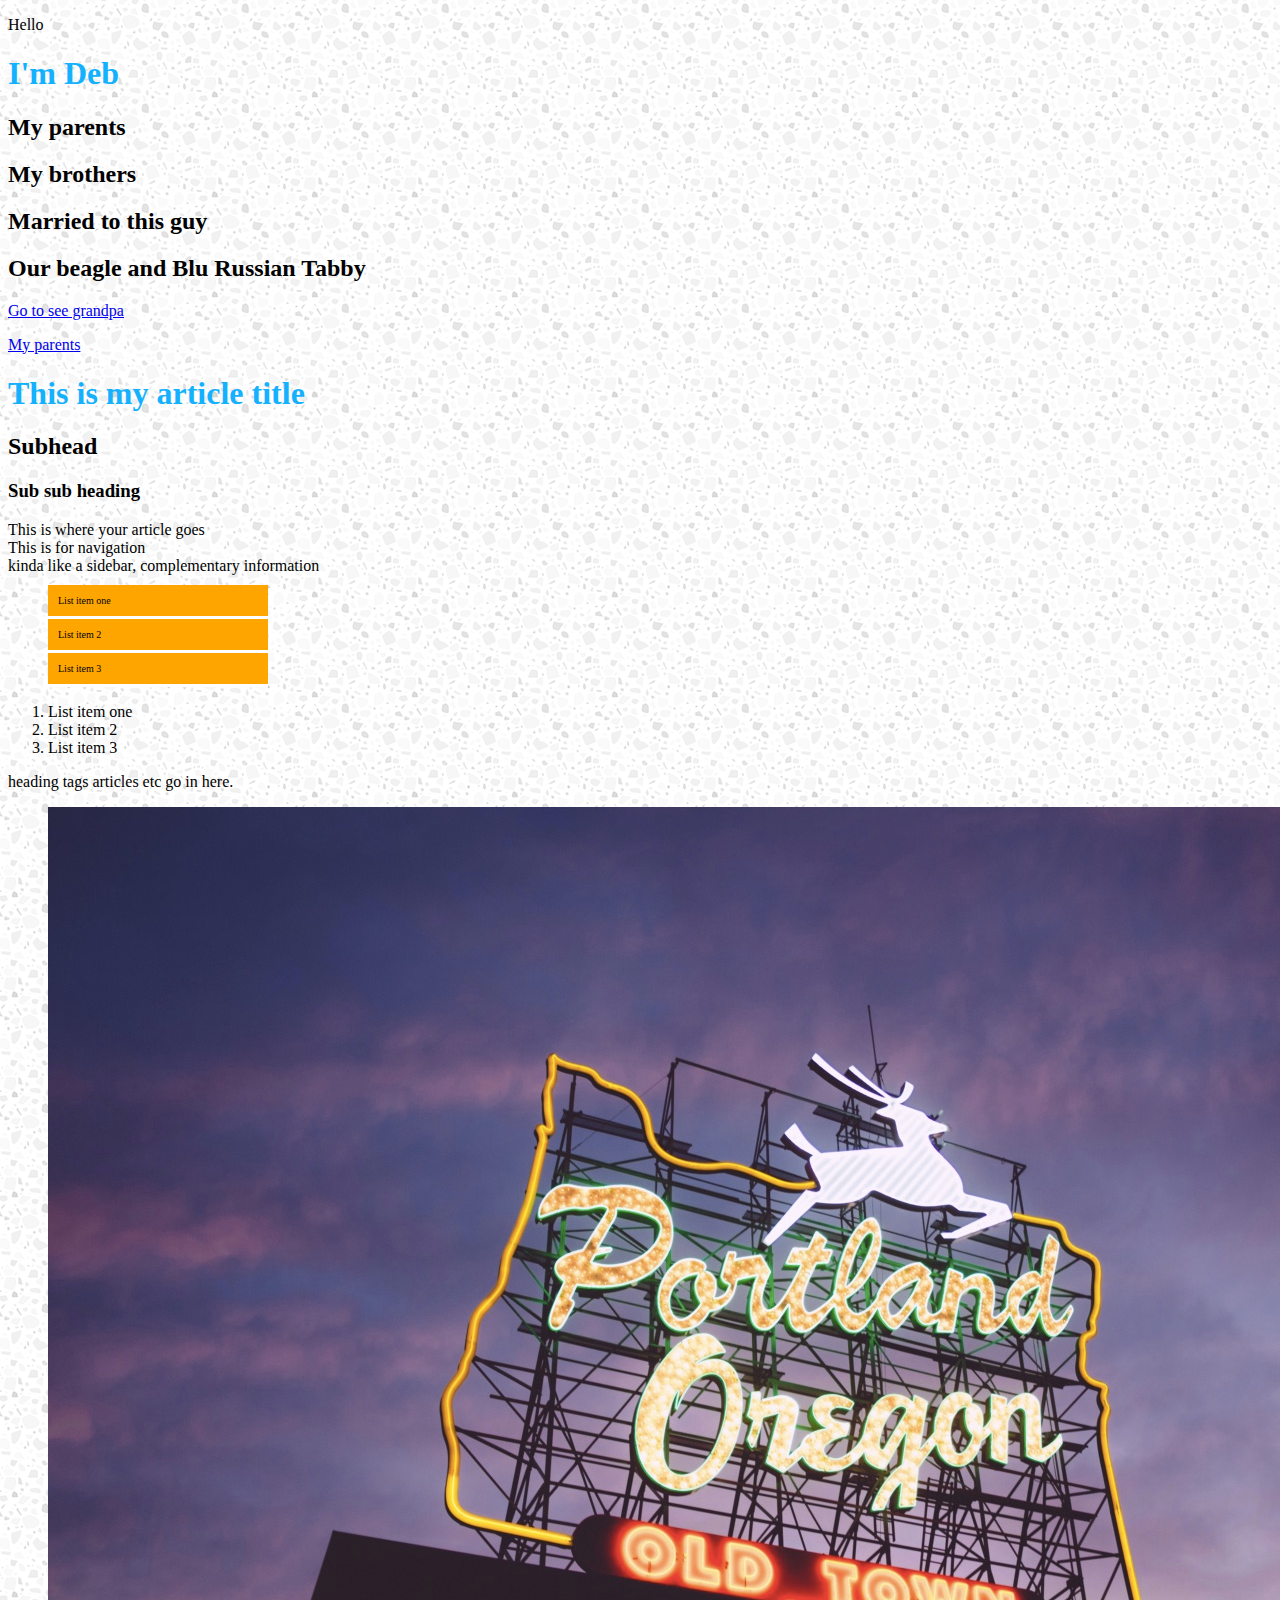
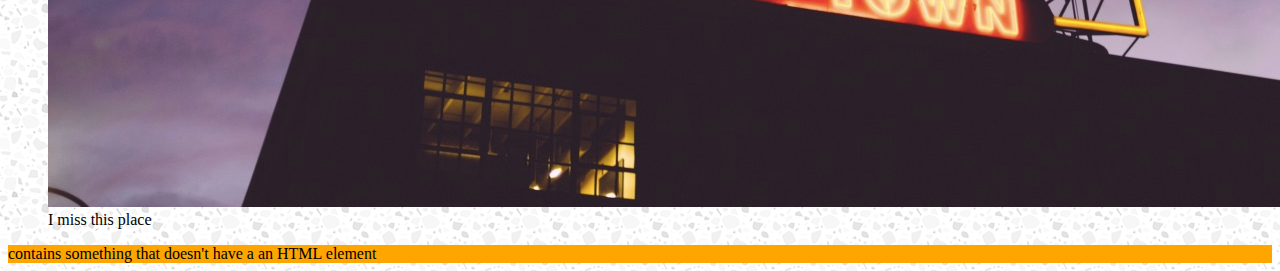
<file: bio-test/index.html>
<!DOCTYPE html>
<html lang="en" dir="ltr">
  <head>
    <meta charset="utf-8">
    <title>Deb's Bio Test for CIM690</title>
    <link rel="stylesheet" href="css/styles-main.css">
  </head>
  <body>
    <p>Hello</p>
    <h1>I'm Deb</h1>
    <h2>My parents</h2>
    <h2>My brothers</h2>
    <h2>Married to this guy</h2>
    <h2>Our beagle and Blu Russian Tabby</h2>
    <p><a href="grandpa.html">Go to see grandpa</a></p>
    <p><a href="parents.html">My parents</a></p>
    <h1>This is my article title</h1>
    <h2>Subhead</h2>
    <h3>Sub sub heading</h3>
    <article class="">
      This is where your article goes
    </article>
    <nav>
      This is for navigation
    </nav>
    <aside class="">
      kinda like a sidebar, complementary information
    </aside>
    <ul class="left-nav">
      <li>List item one</li>
      <li>List item 2</li>
      <li>List item 3</li>
    </ul>
    <ol>
      <li>List item one</li>
      <li>List item 2</li>
      <li>List item 3</li>
    </ol>
    <section>
      heading tags articles etc go in here.
      <figure><!-- this contains an image -->
        <img src="img/zack-spear-portland.jpg" alt="portland oregon" />
        <figcaption>I miss this place</figcaption>
      </figure>
      <div class="test">
        contains something that doesn't have a an HTML element
      </div>
    </section>
  </body>
</html>
</file>
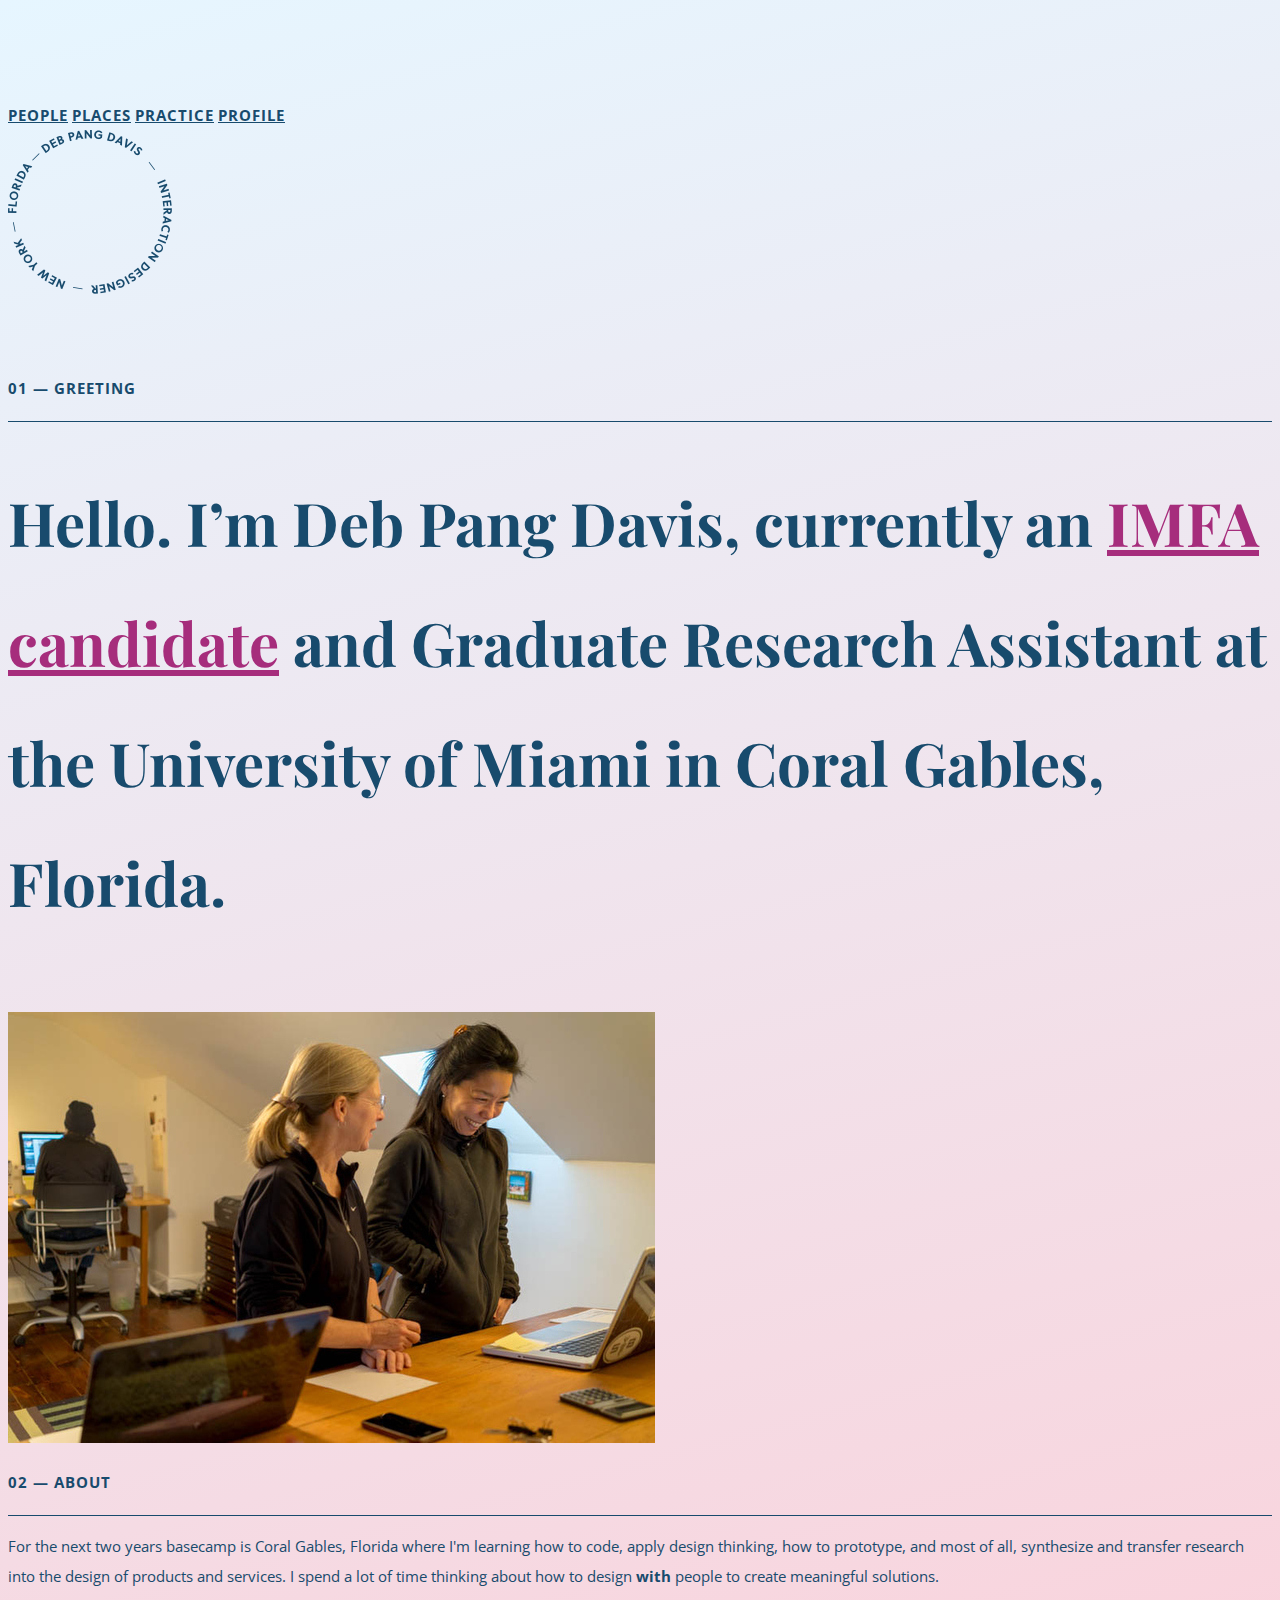
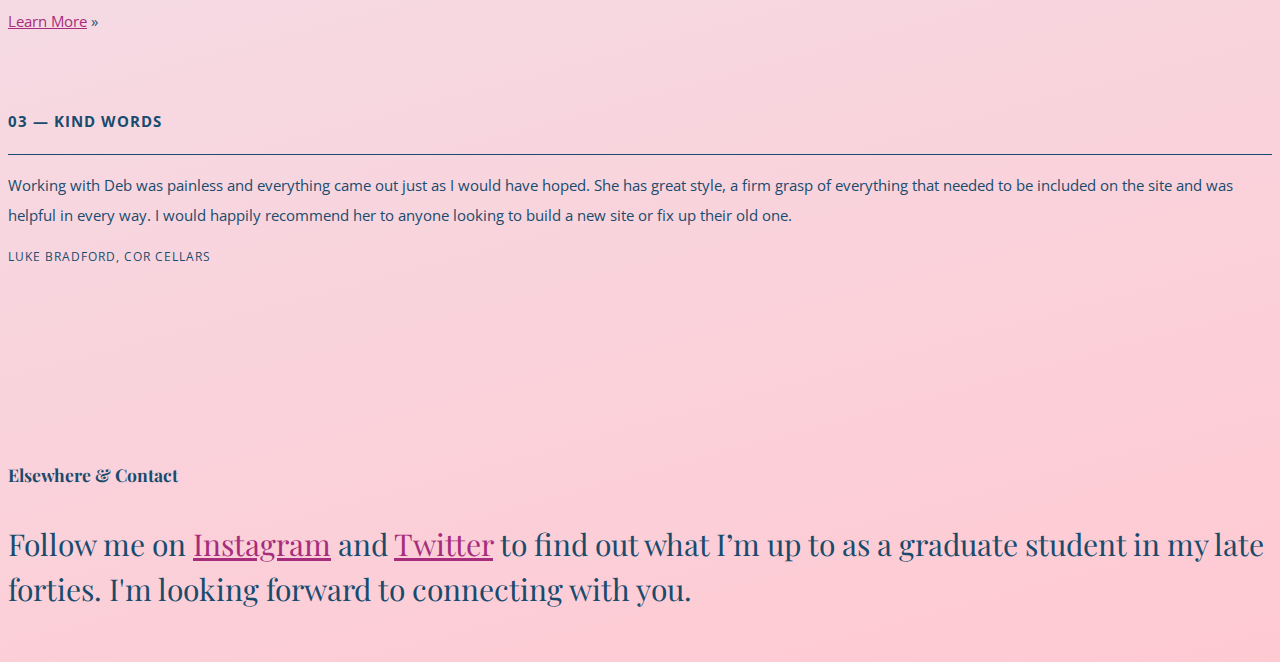
<file: bio/index.html>
<!DOCTYPE html>
<html lang="en" dir="ltr">
  <head>
    <meta charset="utf-8">
    <title>Interaction Designer : Deb Pang Davis</title>

    <link rel="stylesheet" href="https://stackpath.bootstrapcdn.com/bootstrap/4.1.3/css/bootstrap.min.css" integrity="sha384-MCw98/SFnGE8fJT3GXwEOngsV7Zt27NXFoaoApmYm81iuXoPkFOJwJ8ERdknLPMO" crossorigin="anonymous">

    <link rel="stylesheet" href="css/styles-main.css">
    <link href="https://fonts.googleapis.com/css?family=Open+Sans:400,400i,700|Playfair+Display:400,400i" rel="stylesheet">
    <script src="https://code.jquery.com/jquery-3.3.1.slim.min.js" integrity="sha384-q8i/X+965DzO0rT7abK41JStQIAqVgRVzpbzo5smXKp4YfRvH+8abtTE1Pi6jizo" crossorigin="anonymous"></script>
    <script src="https://cdnjs.cloudflare.com/ajax/libs/popper.js/1.14.3/umd/popper.min.js" integrity="sha384-ZMP7rVo3mIykV+2+9J3UJ46jBk0WLaUAdn689aCwoqbBJiSnjAK/l8WvCWPIPm49" crossorigin="anonymous"></script>
    <script src="https://stackpath.bootstrapcdn.com/bootstrap/4.1.3/js/bootstrap.min.js" integrity="sha384-ChfqqxuZUCnJSK3+MXmPNIyE6ZbWh2IMqE241rYiqJxyMiZ6OW/JmZQ5stwEULTy" crossorigin="anonymous"></script>
  </head>
  <body id="home">
    <div class="container">
      <div class="row justify-content-between">
      <nav class="nav">
        <a class="nav-link active first" href="people.html">People</a>
        <a class="nav-link" href="places.html">Places</a>
        <a class="nav-link" href="practice.html">Practice</a>
        <a class="nav-link" href="profile.html">Profile</a>
      </nav>
      <div class="order-first order-md-2">
        <a href="index.html"><img src="assets/logo-dblue.png" alt="logo"/></a>
      </div>
    </div><!--end row -->
    <div class="row">
      <div class="col-4 left">
        <p class="kicker">01 — Greeting</p>
      </div>
      <div class="col-12 left">
        <h1>Hello. I’m Deb Pang Davis, currently an <a href="http://interactive.miami.edu" title="MFA Interactive Media">IMFA candidate</a> and Graduate Research Assistant at the University of Miami in Coral Gables, Florida.</h1>
      </div>
    </div><!-- End row -->
    <div class="row justify-content-end">
      <div class="col">
        <img src="assets/lynn_Deb__DSC0814.JPG" />

      </div>
      <div class="col-lg-4">
        <p class="kicker">02 — About</p>
        <p>For the next two years basecamp is Coral Gables, Florida where I'm learning how to code, apply design thinking, how to prototype, and most of all, synthesize and transfer research into the design of products and services. I spend a lot of time thinking about how to design <strong>with</strong> people to create meaningful solutions.</p>
        <p>
         <a href="profile.html">Learn More</a> »</p>

      </div>
    </div><!-- End Row -->
      <div class="row justify-content-center">
      <div class="col-lg-6">
                  <p class="kicker">03 — Kind Words<p>
                    <p>Working with Deb was painless and everything came out just as I would have hoped. She has great style, a firm grasp of everything that needed to be included on the site and was helpful in every way. I would happily recommend her to anyone looking to build a new site or fix up their old one.</p>
                    <p class="attribution">Luke Bradford, COR Cellars</p>
      </div>
    </div><!-- end row -->
    <div class="row">
      <footer>
        <h3>Elsewhere &amp; Contact</h3>
        <p>Follow me on <a href="http://www.instagram.com/dpdavis" title="Follow Deb Pang Davis">Instagram</a> and <a href="http://www.twitter.com/yuncod" title="Follow Deb on Twitter">Twitter</a> to find out what I’m up to as a graduate student in my late forties. I'm looking forward to connecting with you.</p>
      </footer>
    </row>
  </div><!--- End Container -->
</body>
</html>
</file>
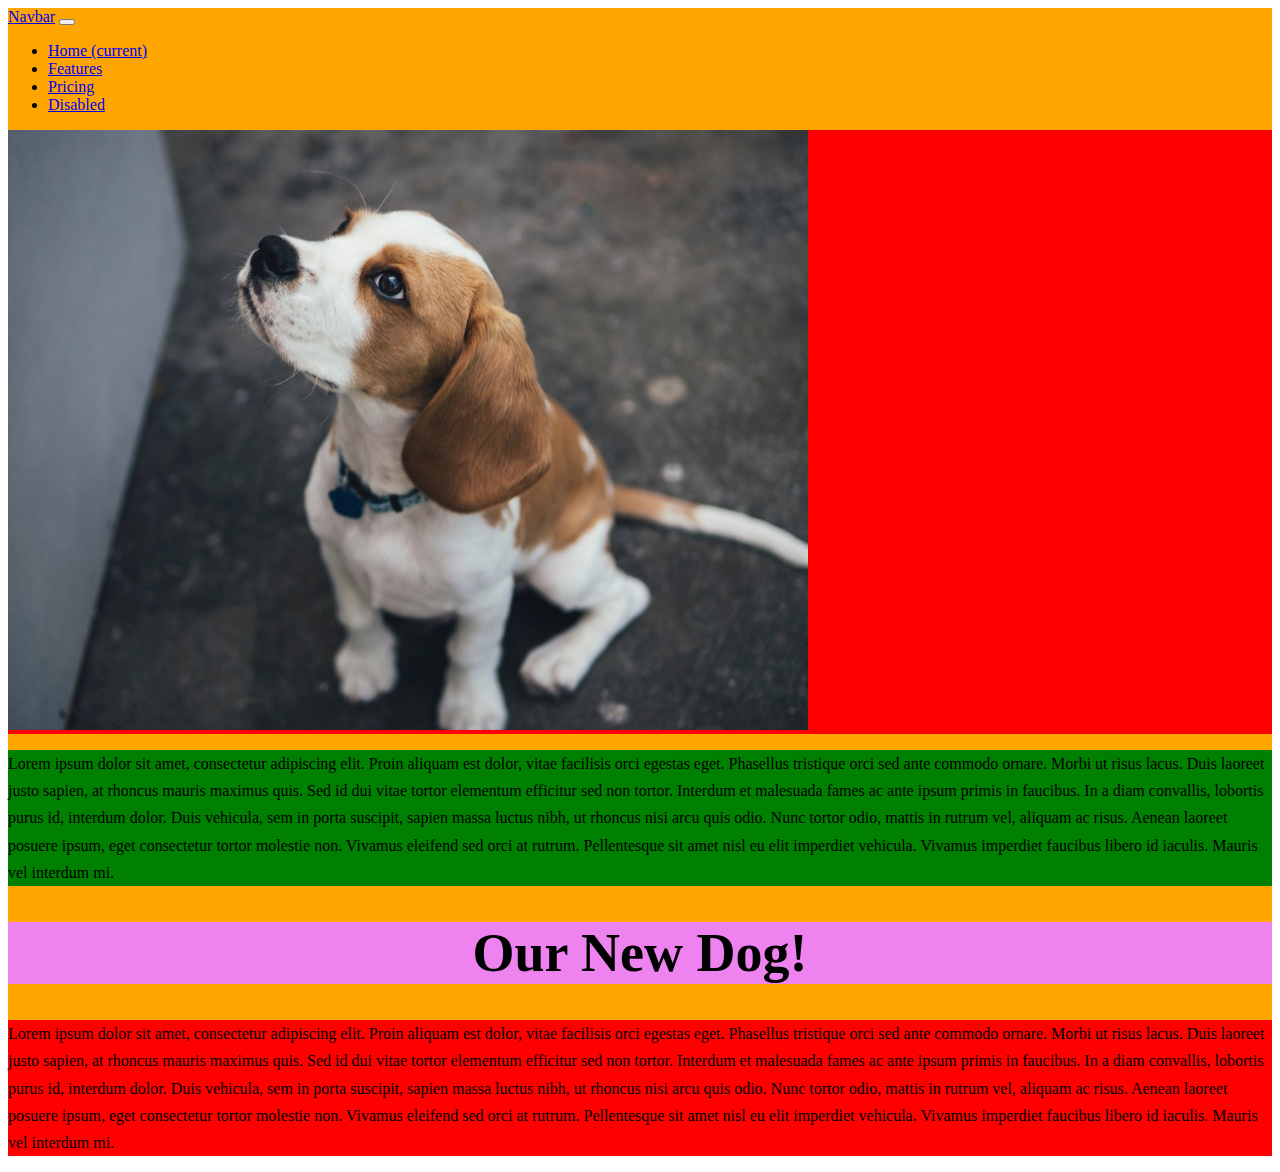
<file: bootstrap-test/index.html>
<!DOCTYPE html>
<html lang="en" dir="ltr">
  <head>
    <meta charset="utf-8">
    <title>Bootstrap Test</title>
    <link rel="stylesheet" href="https://stackpath.bootstrapcdn.com/bootstrap/4.1.3/css/bootstrap.min.css" integrity="sha384-MCw98/SFnGE8fJT3GXwEOngsV7Zt27NXFoaoApmYm81iuXoPkFOJwJ8ERdknLPMO" crossorigin="anonymous">
    <link rel="stylesheet" href="css/styles-main.css">

    <script src="https://code.jquery.com/jquery-3.3.1.slim.min.js" integrity="sha384-q8i/X+965DzO0rT7abK41JStQIAqVgRVzpbzo5smXKp4YfRvH+8abtTE1Pi6jizo" crossorigin="anonymous"></script>
  <script src="https://cdnjs.cloudflare.com/ajax/libs/popper.js/1.14.3/umd/popper.min.js" integrity="sha384-ZMP7rVo3mIykV+2+9J3UJ46jBk0WLaUAdn689aCwoqbBJiSnjAK/l8WvCWPIPm49" crossorigin="anonymous"></script>
  <script src="https://stackpath.bootstrapcdn.com/bootstrap/4.1.3/js/bootstrap.min.js" integrity="sha384-ChfqqxuZUCnJSK3+MXmPNIyE6ZbWh2IMqE241rYiqJxyMiZ6OW/JmZQ5stwEULTy" crossorigin="anonymous"></script>
  </head>
  <body>

    <div class="container blue">
      <div class="row">
      <nav class="navbar navbar-expand-lg navbar-light bg-light">
  <a class="navbar-brand" href="#">Navbar</a>
  <button class="navbar-toggler" type="button" data-toggle="collapse" data-target="#navbarNav" aria-controls="navbarNav" aria-expanded="false" aria-label="Toggle navigation">
    <span class="navbar-toggler-icon"></span>
  </button>
  <div class="collapse navbar-collapse" id="navbarNav">
    <ul class="navbar-nav">
      <li class="nav-item active">
        <a class="nav-link" href="#">Home <span class="sr-only">(current)</span></a>
      </li>
      <li class="nav-item">
        <a class="nav-link" href="#">Features</a>
      </li>
      <li class="nav-item">
        <a class="nav-link" href="#">Pricing</a>
      </li>
      <li class="nav-item">
        <a class="nav-link disabled" href="#">Disabled</a>
      </li>
    </ul>
  </div>
</div>
</nav>
      <div class="row">
        <div class="col-12 col-md-6 red">
          <img src="assets/marcus-wallis-471438-unsplash.800.jpg" alt="beagle" />
        </div>
        <div class="col-12 col-md-6 green">
          <p>Lorem ipsum dolor sit amet, consectetur adipiscing elit. Proin aliquam est dolor, vitae facilisis orci egestas eget. Phasellus tristique orci sed ante commodo ornare. Morbi ut risus lacus. Duis laoreet justo sapien, at rhoncus mauris maximus quis. Sed id dui vitae tortor elementum efficitur sed non tortor. Interdum et malesuada fames ac ante ipsum primis in faucibus. In a diam convallis, lobortis purus id, interdum dolor. Duis vehicula, sem in porta suscipit, sapien massa luctus nibh, ut rhoncus nisi arcu quis odio. Nunc tortor odio, mattis in rutrum vel, aliquam ac risus. Aenean laoreet posuere ipsum, eget consectetur tortor molestie non. Vivamus eleifend sed orci at rutrum. Pellentesque sit amet nisl eu elit imperdiet vehicula. Vivamus imperdiet faucibus libero id iaculis. Mauris vel interdum mi.</p>
        </div>
        <div class="row">
        <div class="col-12 violet">
          <h1>Our New Dog!</h1>
        </div>
        <div class="col-12 red">
                    <p>Lorem ipsum dolor sit amet, consectetur adipiscing elit. Proin aliquam est dolor, vitae facilisis orci egestas eget. Phasellus tristique orci sed ante commodo ornare. Morbi ut risus lacus. Duis laoreet justo sapien, at rhoncus mauris maximus quis. Sed id dui vitae tortor elementum efficitur sed non tortor. Interdum et malesuada fames ac ante ipsum primis in faucibus. In a diam convallis, lobortis purus id, interdum dolor. Duis vehicula, sem in porta suscipit, sapien massa luctus nibh, ut rhoncus nisi arcu quis odio. Nunc tortor odio, mattis in rutrum vel, aliquam ac risus. Aenean laoreet posuere ipsum, eget consectetur tortor molestie non. Vivamus eleifend sed orci at rutrum. Pellentesque sit amet nisl eu elit imperdiet vehicula. Vivamus imperdiet faucibus libero id iaculis. Mauris vel interdum mi.</p>
        </div>
      </div><!-- end row 1 -->
    </div><!--- End Container -->

  </body>
</html>
</file>
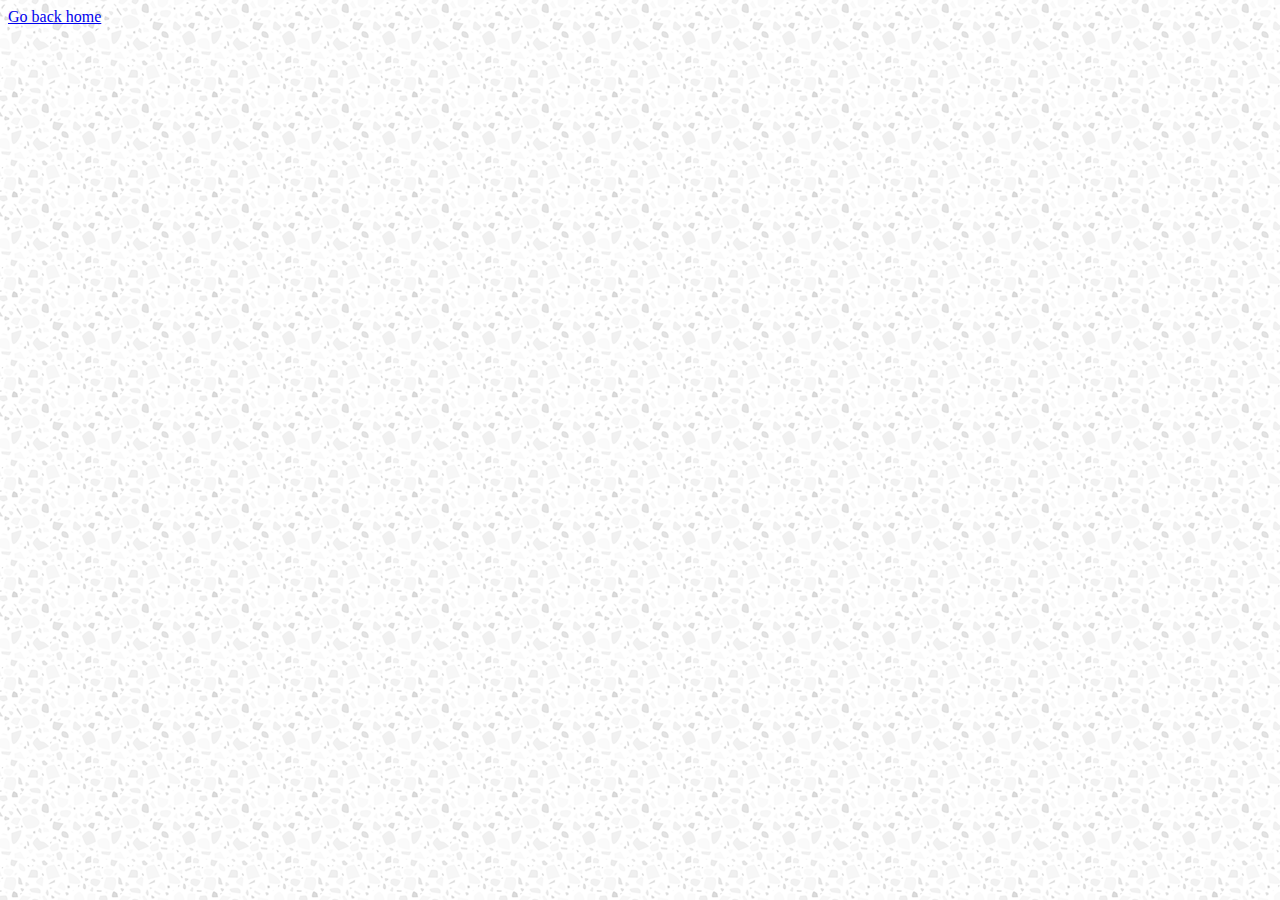
<file: bio-test/grandpa.html>
<!DOCTYPE html>
<html lang="en" dir="ltr">
  <head>
    <meta charset="utf-8">
    <title></title>
    <link rel="stylesheet" href="css/styles-main.css">

  </head>
  <body>

    <a href="index.html">Go back home</a>

  </body>
</html>
</file>
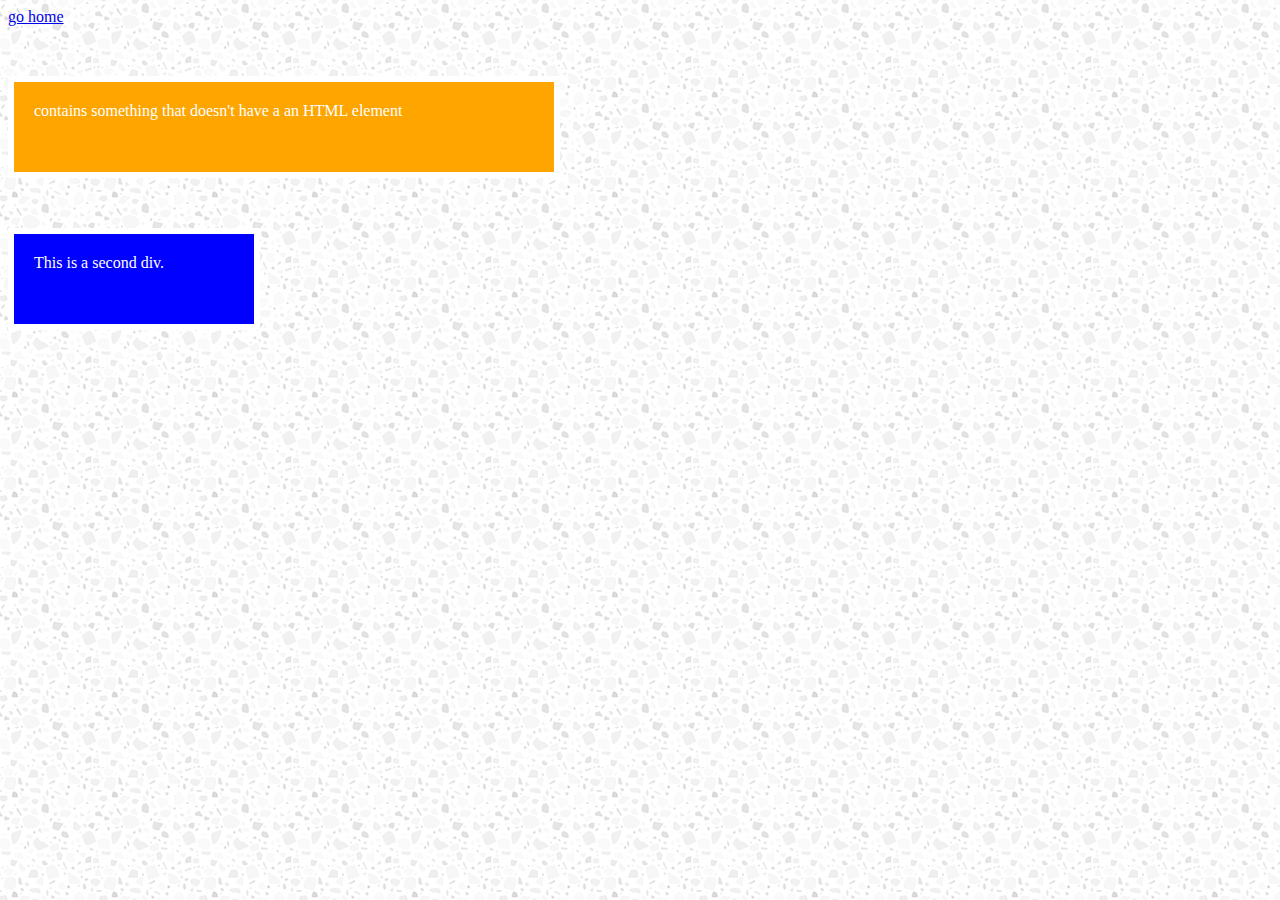
<file: bio-test/parents.html>
<!DOCTYPE html>
<html lang="en" dir="ltr">
  <head>
    <meta charset="utf-8">
    <link rel="stylesheet" href="css/styles-main.css">
    <title></title>
  </head>
  <body>
<a href="index.html">go home</a>
<div class="test-main test">
  contains something that doesn't have a an HTML element
</div>

<div class="test-main test-2">
  This is a second div.
</div>
  </body>
</html>
</file>
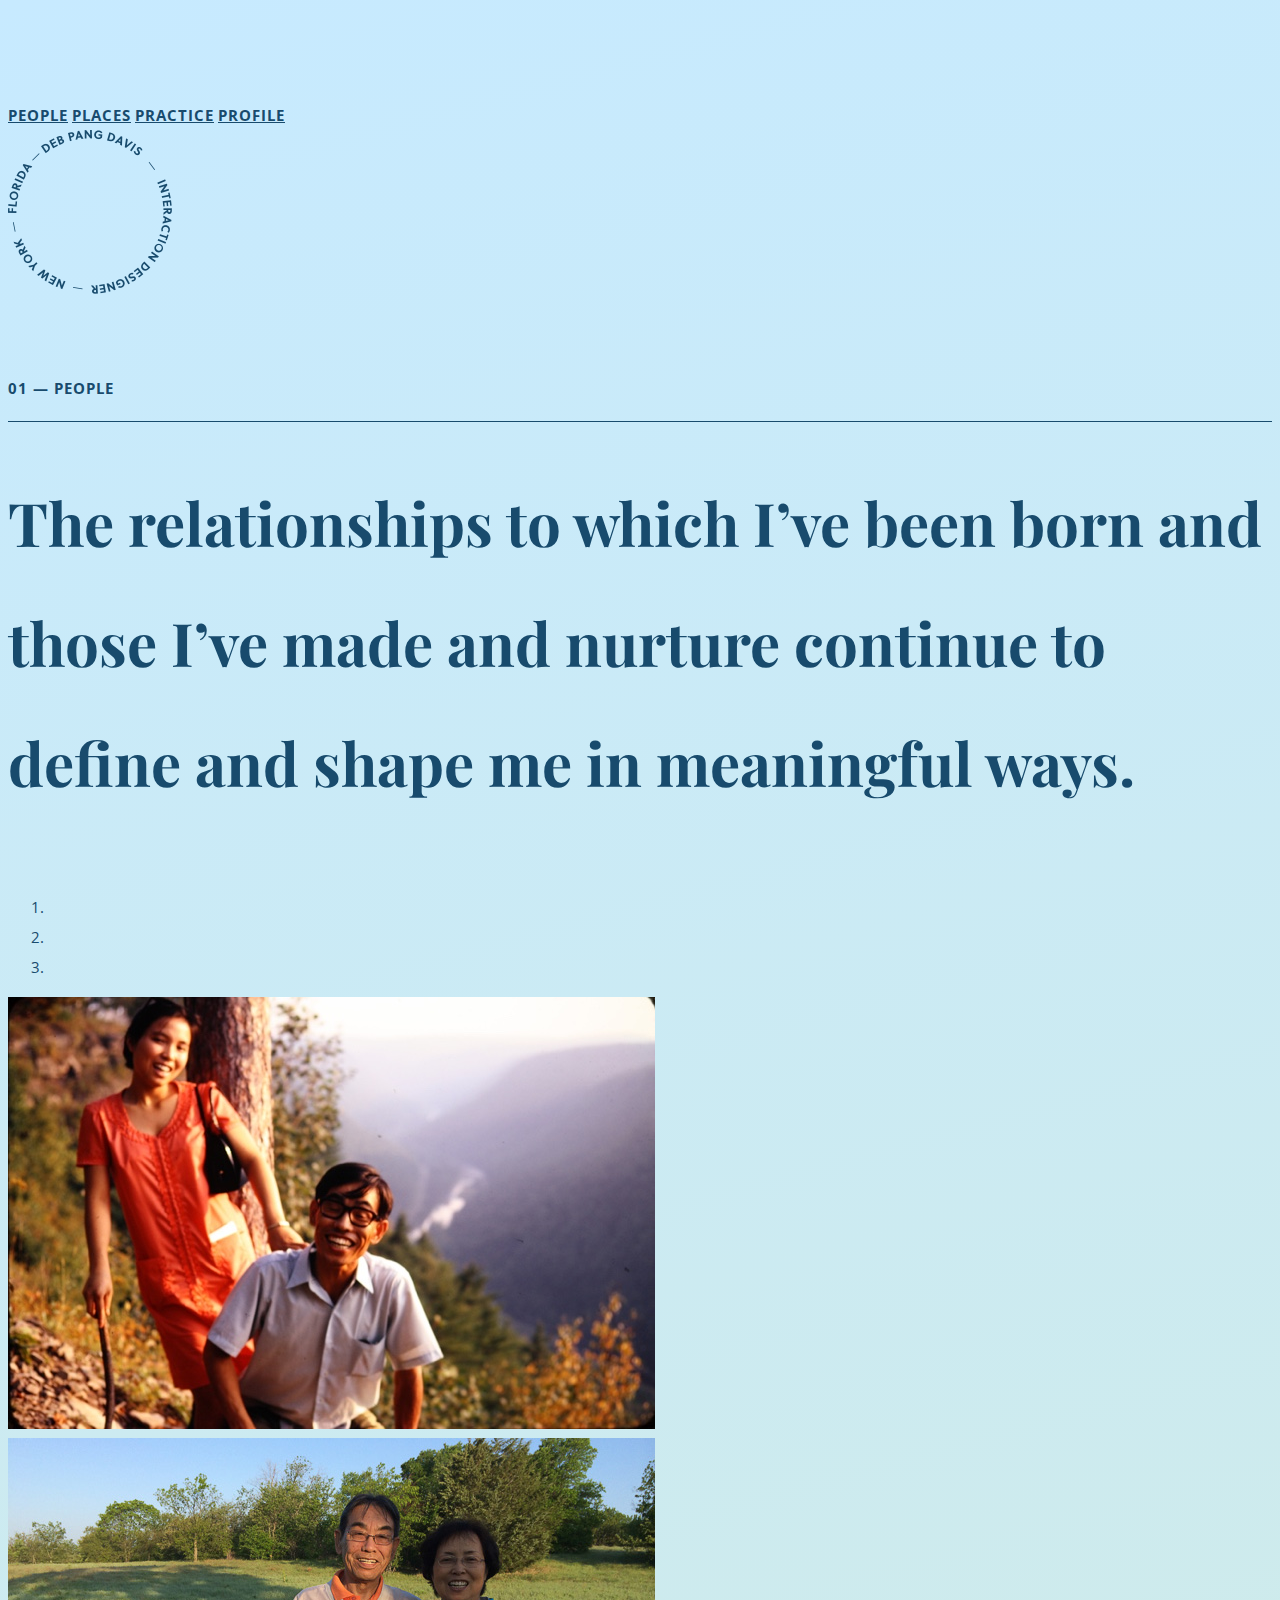
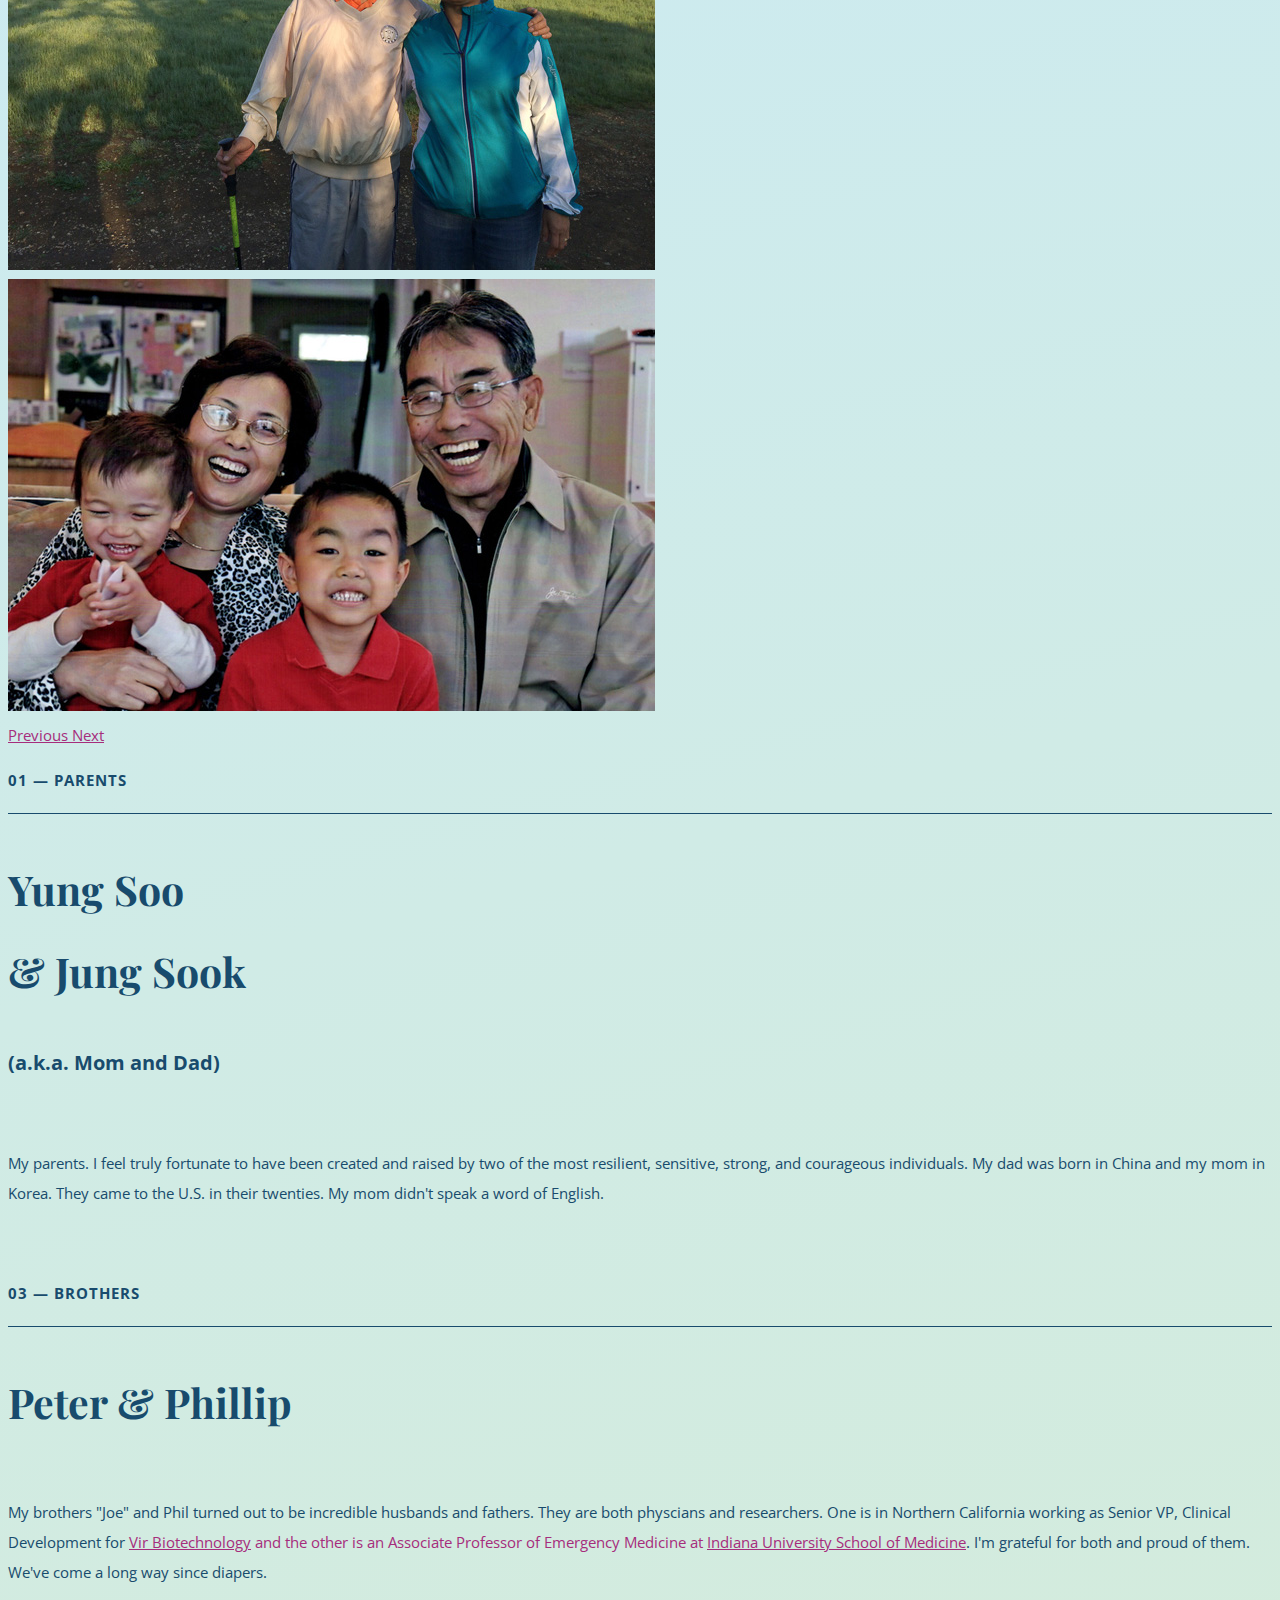
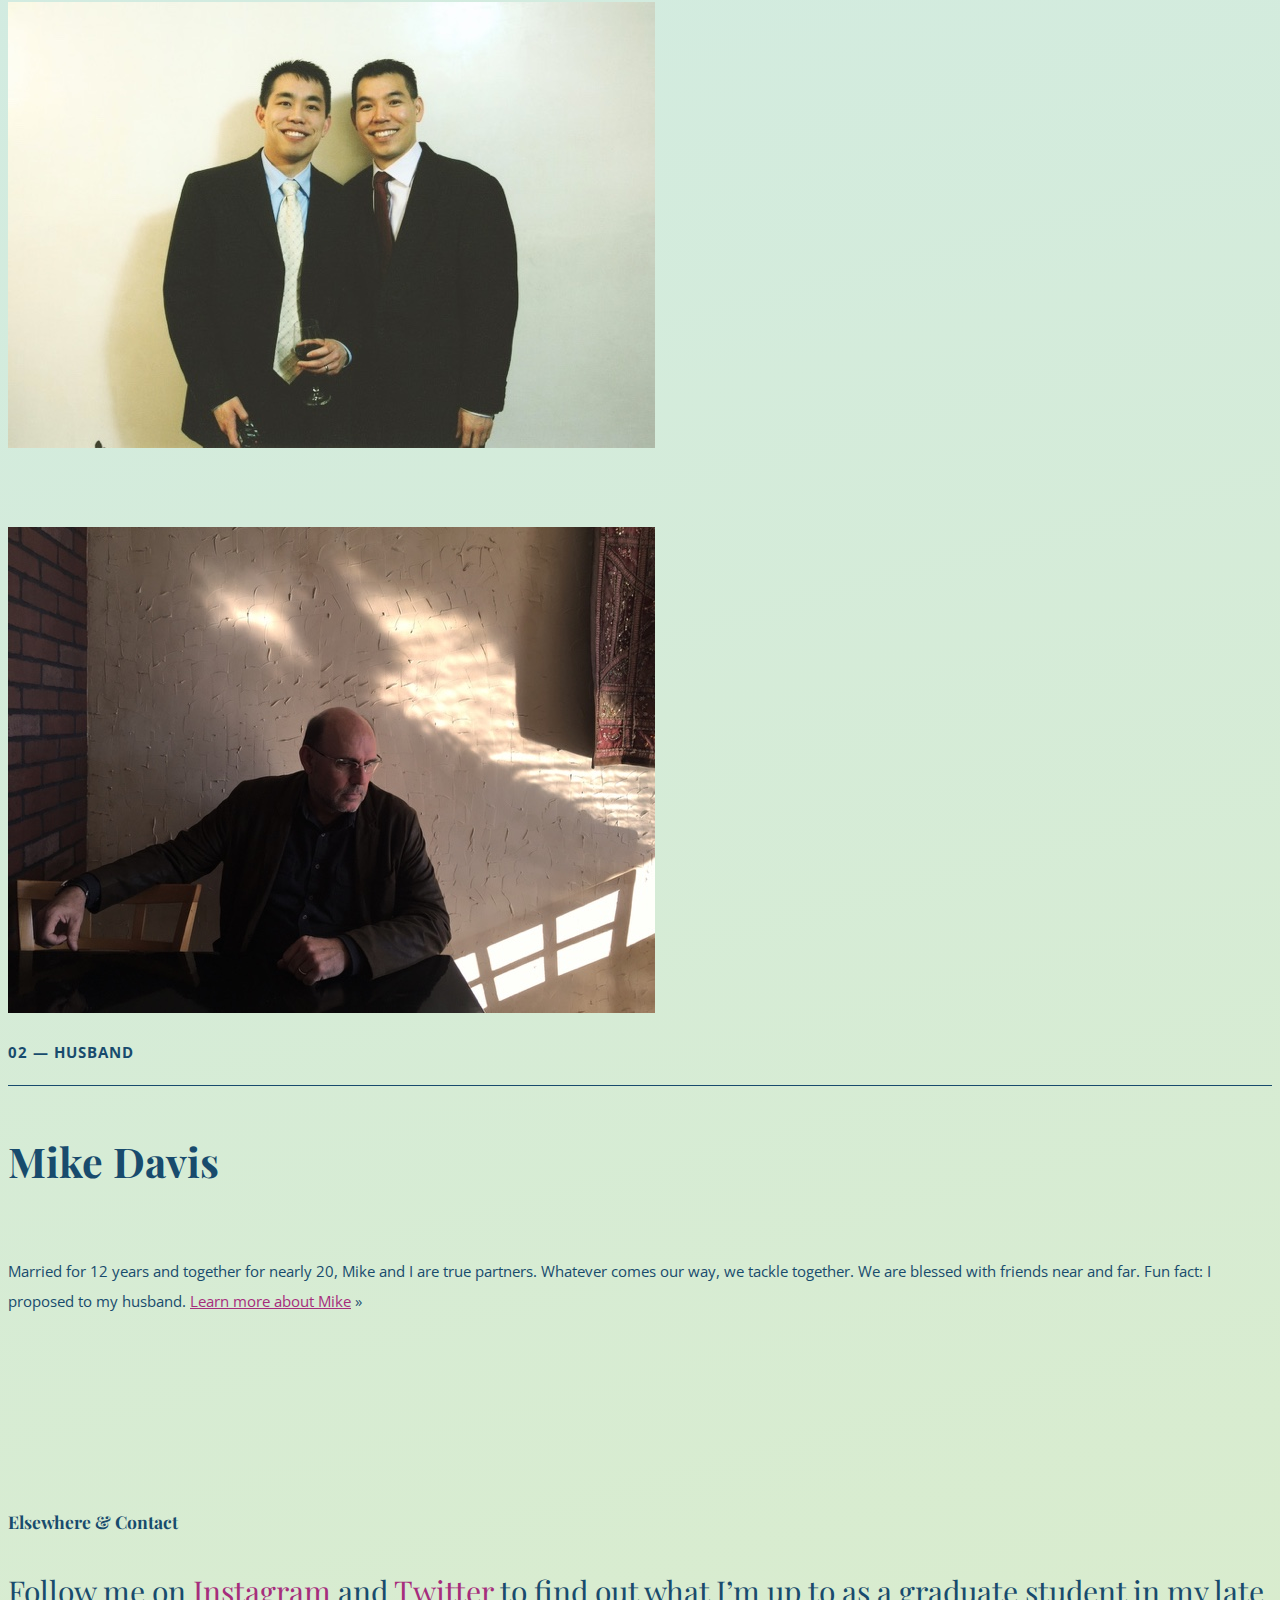
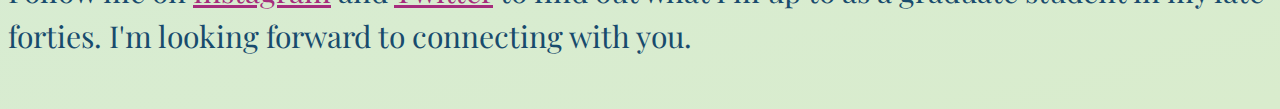
<file: bio/people.html>
<!DOCTYPE html>
<html lang="en" dir="ltr">
  <head>
    <meta charset="utf-8">
    <title>Interaction Designer : Deb Pang Davis</title>

    <link rel="stylesheet" href="https://stackpath.bootstrapcdn.com/bootstrap/4.1.3/css/bootstrap.min.css" integrity="sha384-MCw98/SFnGE8fJT3GXwEOngsV7Zt27NXFoaoApmYm81iuXoPkFOJwJ8ERdknLPMO" crossorigin="anonymous">

    <link rel="stylesheet" href="css/styles-main.css">
    <link href="https://fonts.googleapis.com/css?family=Open+Sans:400,400i,700|Playfair+Display:400,400i" rel="stylesheet">
    <script src="https://code.jquery.com/jquery-3.3.1.slim.min.js" integrity="sha384-q8i/X+965DzO0rT7abK41JStQIAqVgRVzpbzo5smXKp4YfRvH+8abtTE1Pi6jizo" crossorigin="anonymous"></script>
    <script src="https://cdnjs.cloudflare.com/ajax/libs/popper.js/1.14.3/umd/popper.min.js" integrity="sha384-ZMP7rVo3mIykV+2+9J3UJ46jBk0WLaUAdn689aCwoqbBJiSnjAK/l8WvCWPIPm49" crossorigin="anonymous"></script>
    <script src="https://stackpath.bootstrapcdn.com/bootstrap/4.1.3/js/bootstrap.min.js" integrity="sha384-ChfqqxuZUCnJSK3+MXmPNIyE6ZbWh2IMqE241rYiqJxyMiZ6OW/JmZQ5stwEULTy" crossorigin="anonymous"></script>
  </head>
  <body id="people">
    <div class="container">
      <div class="row justify-content-between">
      <nav class="nav">
        <a class="nav-link active first" href="people.html">People</a>
        <a class="nav-link" href="places.html">Places</a>
        <a class="nav-link" href="practice.html">Practice</a>
        <a class="nav-link" href="profile.html">Profile</a>
      </nav>
      <div class="order-first order-md-2">
        <a href="index.html"><img src="assets/logo-dblue.png" alt="logo"/></a>
      </div>
    </div><!--end row -->
    <div class="row">
      <div class="col-4 left">
        <p class="kicker">01 — People</p>
      </div>
      <div class="col-12 left">
        <h1>The relationships to which I’ve been born and those I’ve made and nurture continue to define and shape me in meaningful ways.</h1>
      </div>
    </div><!-- End row -->
    <div class="row">
      <div class="col-lg-8">
<!--      <img src="assets/mom-dad.jpg" /> -->
<!-- Begin Slider -->
      <div id="carouselExampleIndicators" class="carousel slide" data-ride="carousel">
        <ol class="carousel-indicators">
          <li data-target="#carouselExampleIndicators" data-slide-to="0" class="active"></li>
          <li data-target="#carouselExampleIndicators" data-slide-to="1"></li>
          <li data-target="#carouselExampleIndicators" data-slide-to="2"></li>
        </ol>
        <div class="carousel-inner">
          <div class="carousel-item active">
            <img class="d-block w-100" src="assets/mom-dad.jpg" alt="Mom and Dad 1970">
          </div>
          <div class="carousel-item">
            <img class="d-block w-100" src="assets/mom_dad_IMG_1601.JPG" alt="Mom and Dad Dallas">
          </div>
          <div class="carousel-item">
            <img class="d-block w-100" src="assets/2010.Joshua.Jonathan.Grandparents.JPG" alt="Joshua and Jonathan">
          </div>
        </div>
        <a class="carousel-control-prev" href="#carouselExampleIndicators" role="button" data-slide="prev">
          <span class="carousel-control-prev-icon" aria-hidden="true"></span>
          <span class="sr-only">Previous</span>
        </a>
        <a class="carousel-control-next" href="#carouselExampleIndicators" role="button" data-slide="next">
          <span class="carousel-control-next-icon" aria-hidden="true"></span>
          <span class="sr-only">Next</span>
        </a>
      </div><!-- end slider -->

      </div>
      <div class="col-lg-4">
        <p class="kicker">01 — Parents</p>
        <h2>Yung Soo <br />&amp; Jung Sook <br /><span class="note">(a.k.a. Mom and Dad)</span></h2>
        <p>My parents. I feel truly fortunate to have been created and raised by two of the most resilient, sensitive, strong, and courageous individuals. My dad was born in China and my mom in Korea. They came to the U.S. in their twenties. My mom didn't speak a word of English.</p>
        <p>

      </div>
    </div><!-- End Row -->
      <div class="row">
      <div class="col-lg-4">
                  <p class="kicker">03 — Brothers<p>
                    <h2>Peter &amp; Phillip</h2>
                    <p>My brothers "Joe" and Phil turned out to be incredible husbands and fathers. They are both physcians and researchers. One is in Northern California working as Senior VP, Clinical Development for <a href="https://www.vir.bio/#">Vir Biotechnology<a/> and the other is an Associate Professor of Emergency Medicine at <a href="https://medicine.iu.edu/faculty/23006/pang-peter/">Indiana University School of Medicine</a>. I'm grateful for both and proud of them. We've come a long way since diapers.</p>
      </div>
      <div class="col-lg-4 offset-md-1">
      <img src="assets/joe-phil.jpg" />
      </div>
    </div><!-- end row -->

    <div class="row">
      <div class="col-lg-8">
      <img src="assets/Mike.Davis.by.Greg.Heisler.11092015.FullSizeRender.jpg" />
      </div>
      <div class="col-lg-4">
        <p class="kicker">02 — Husband</p>
        <h2>Mike Davis</h2>
        <p>Married for 12 years and together for nearly 20, Mike and I are true partners. Whatever comes our way, we tackle together. We are blessed with friends near and far. Fun fact: I proposed to my husband. <a href="http://www.michaelddavis.com/" title="Mike Davis">Learn more about Mike</a> »</p>
        <p>
      </div>
    </div><!-- End Row -->
    <div class="row">
      <footer>
        <h3>Elsewhere &amp; Contact</h3>
        <p>Follow me on <a href="http://www.instagram.com/dpdavis" title="Follow Deb Pang Davis">Instagram</a> and <a href="http://www.twitter.com/yuncod" title="Follow Deb on Twitter">Twitter</a> to find out what I’m up to as a graduate student in my late forties. I'm looking forward to connecting with you.</p>
      </footer>
    </row>
  </div><!--- End Container -->
</body>
</html>
</file>
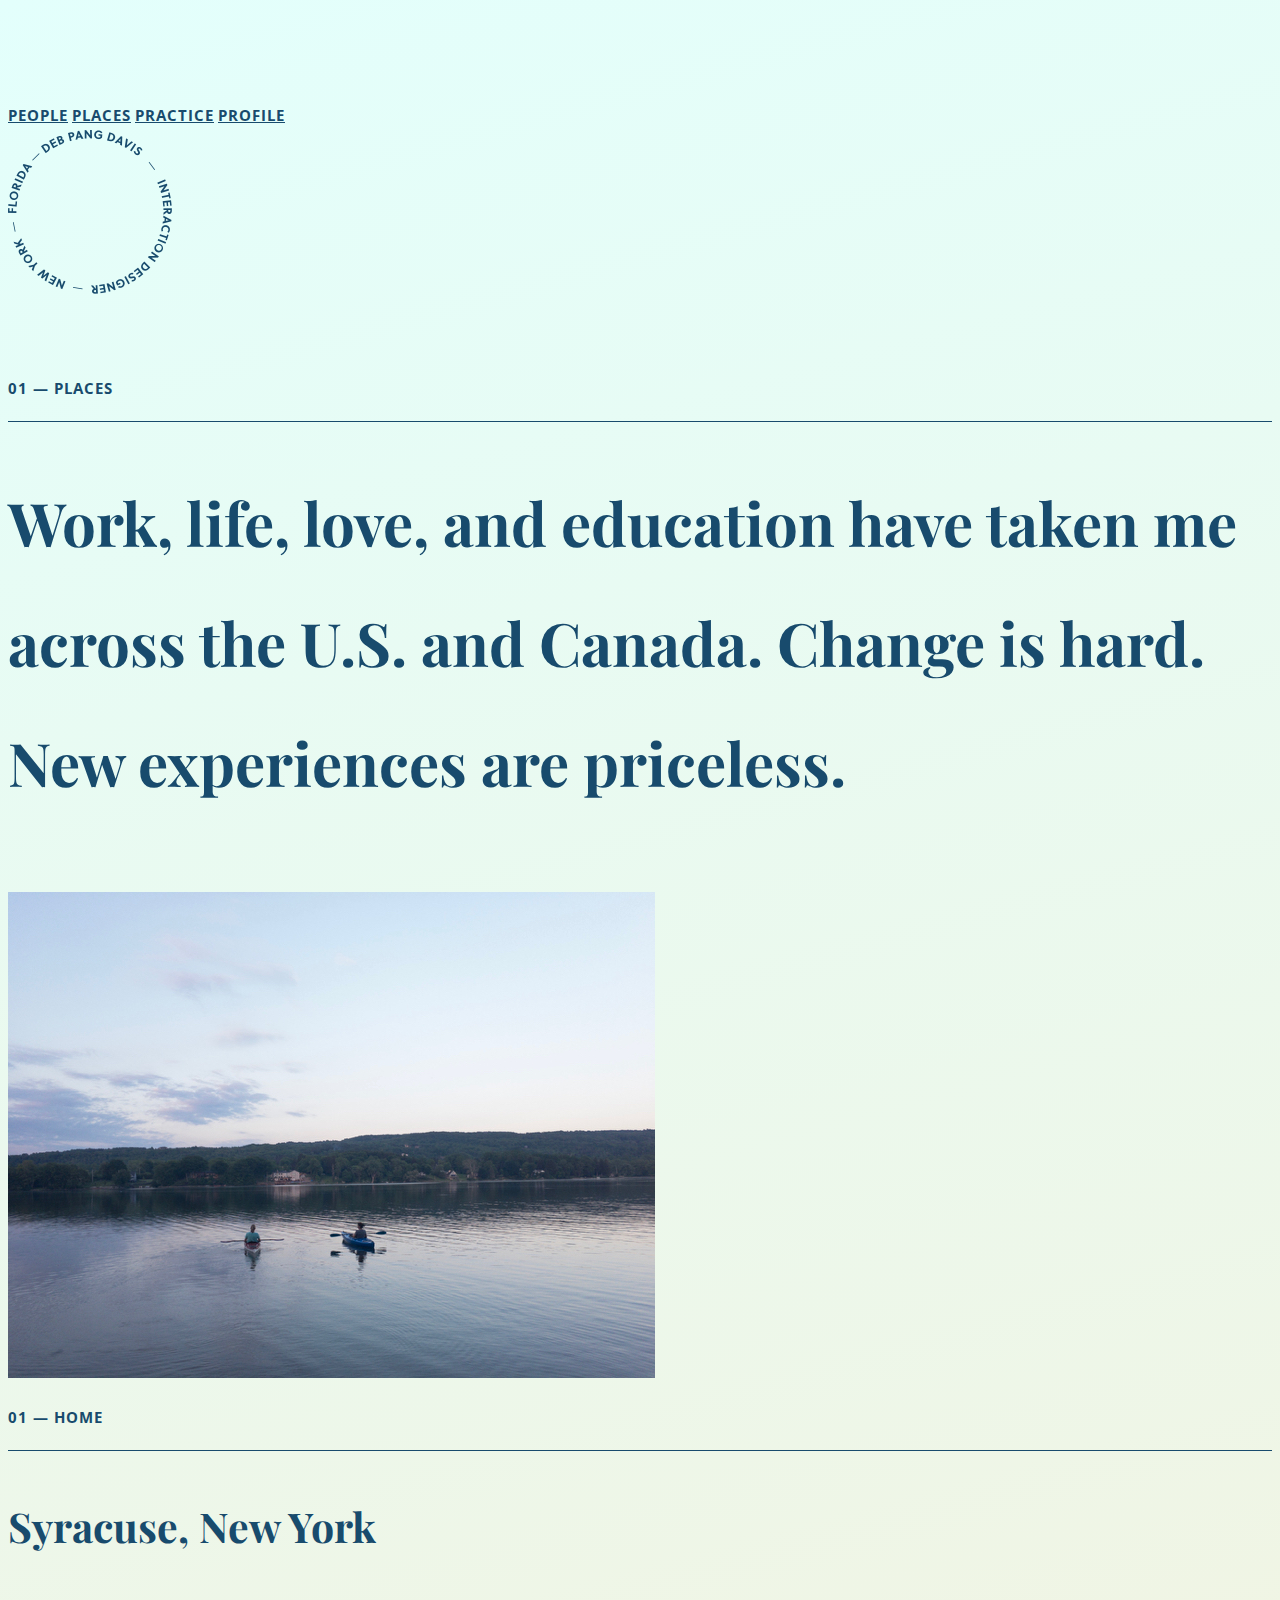
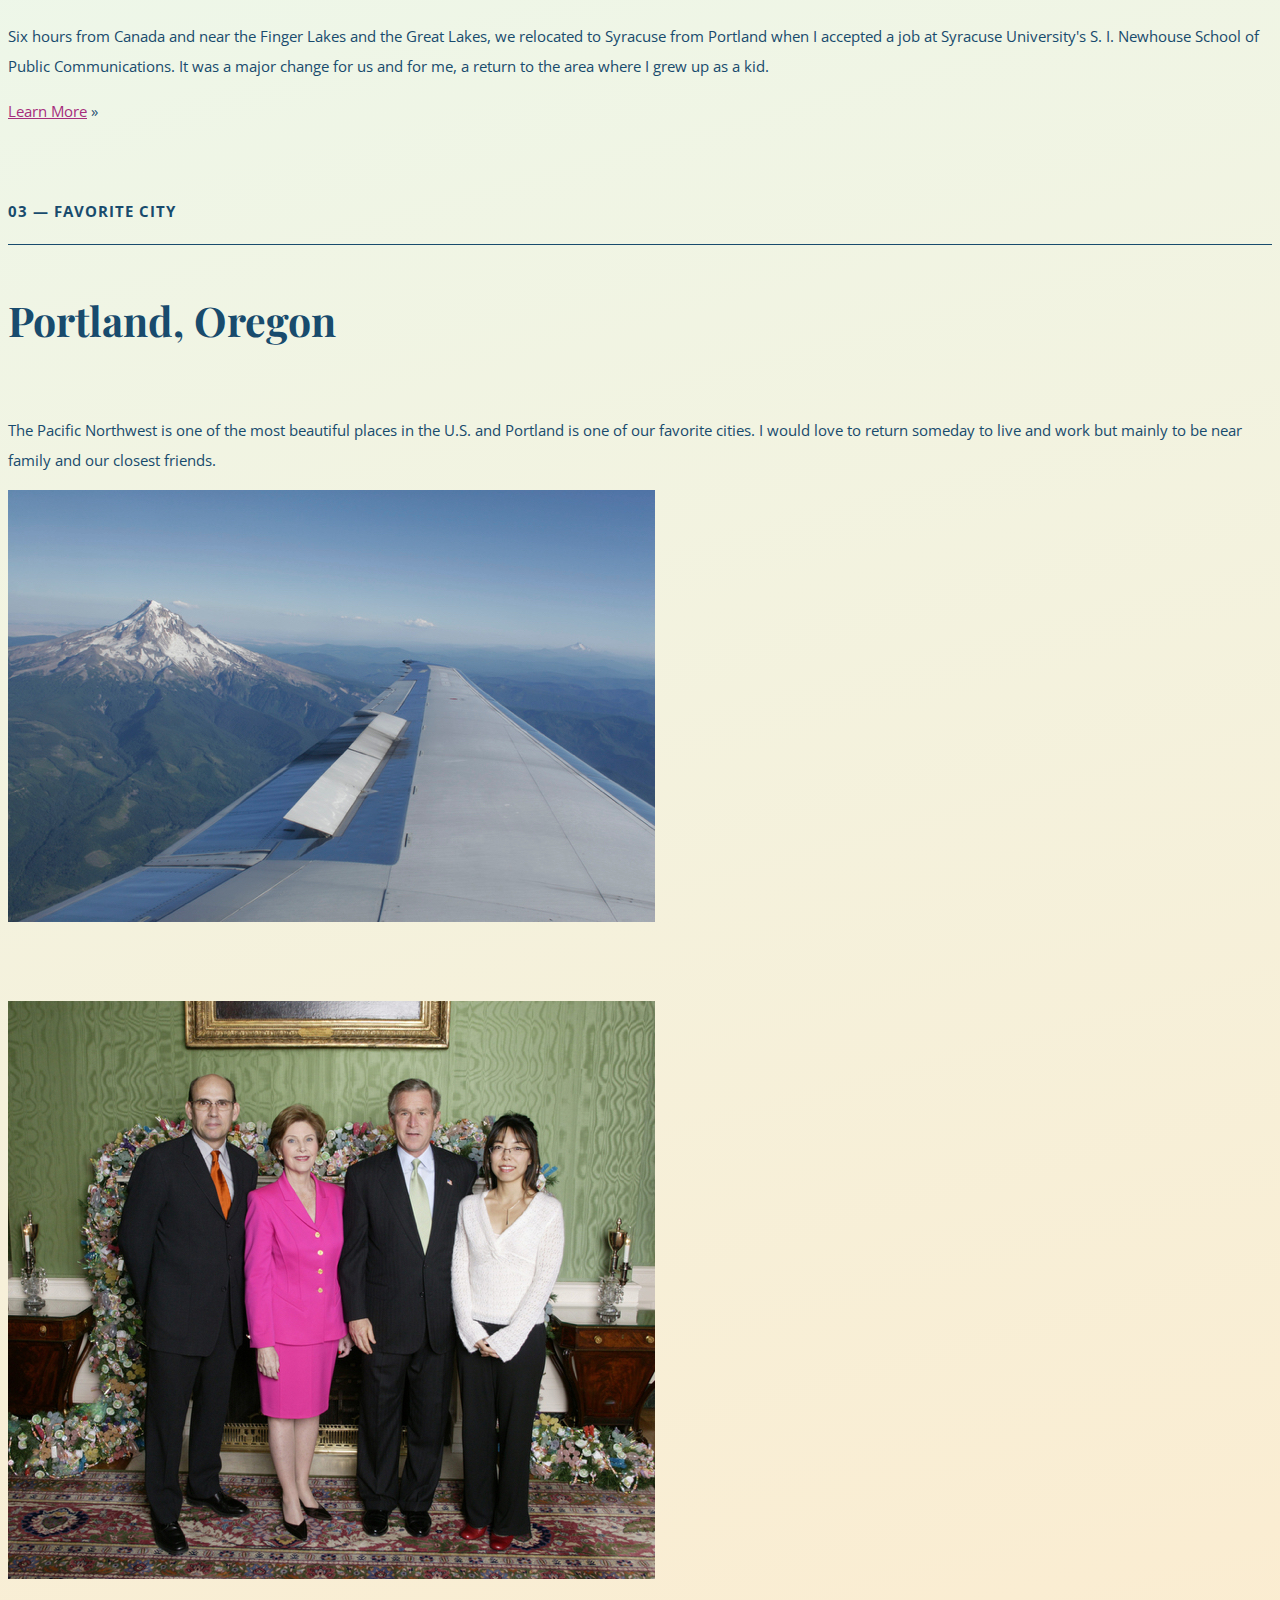
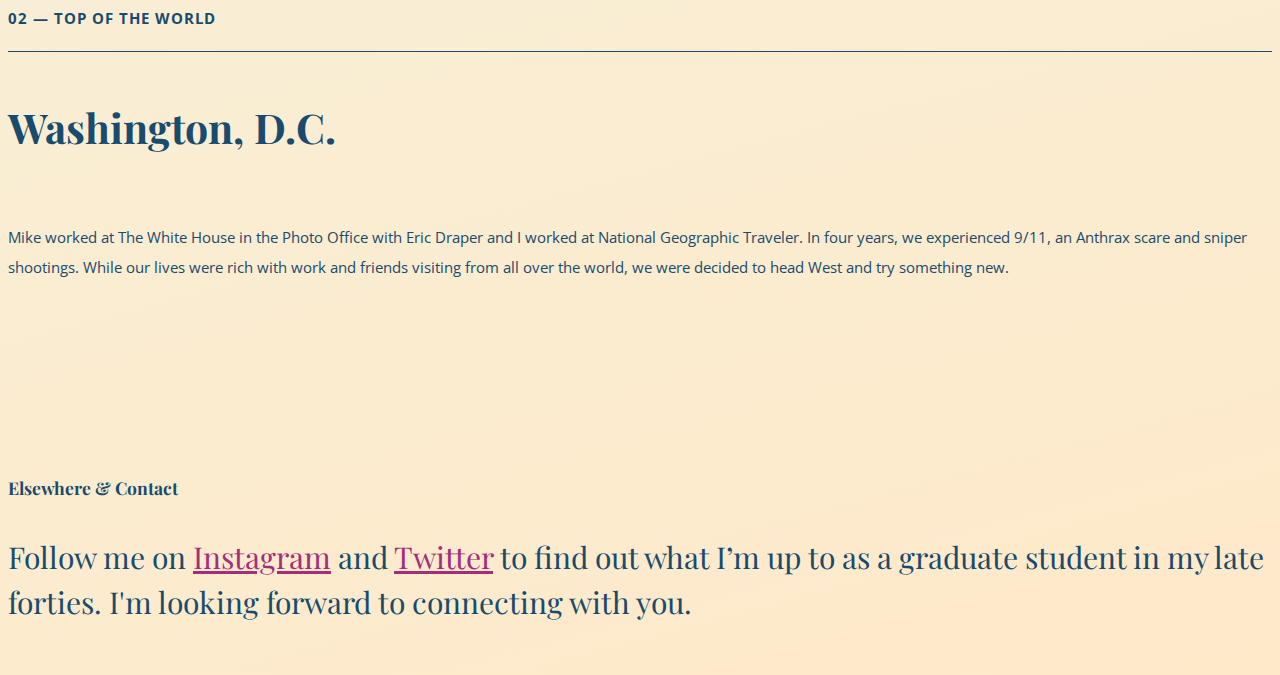
<file: bio/places.html>
<!DOCTYPE html>
<html lang="en" dir="ltr">
  <head>
    <meta charset="utf-8">
    <title>Places I've been : Interaction Designer : Deb Pang Davis</title>

    <link rel="stylesheet" href="https://stackpath.bootstrapcdn.com/bootstrap/4.1.3/css/bootstrap.min.css" integrity="sha384-MCw98/SFnGE8fJT3GXwEOngsV7Zt27NXFoaoApmYm81iuXoPkFOJwJ8ERdknLPMO" crossorigin="anonymous">

    <link rel="stylesheet" href="css/styles-main.css">
    <link href="https://fonts.googleapis.com/css?family=Open+Sans:400,400i,700|Playfair+Display:400,400i" rel="stylesheet">
    <script src="https://code.jquery.com/jquery-3.3.1.slim.min.js" integrity="sha384-q8i/X+965DzO0rT7abK41JStQIAqVgRVzpbzo5smXKp4YfRvH+8abtTE1Pi6jizo" crossorigin="anonymous"></script>
    <script src="https://cdnjs.cloudflare.com/ajax/libs/popper.js/1.14.3/umd/popper.min.js" integrity="sha384-ZMP7rVo3mIykV+2+9J3UJ46jBk0WLaUAdn689aCwoqbBJiSnjAK/l8WvCWPIPm49" crossorigin="anonymous"></script>
    <script src="https://stackpath.bootstrapcdn.com/bootstrap/4.1.3/js/bootstrap.min.js" integrity="sha384-ChfqqxuZUCnJSK3+MXmPNIyE6ZbWh2IMqE241rYiqJxyMiZ6OW/JmZQ5stwEULTy" crossorigin="anonymous"></script>
  </head>
  <body id="places">
    <div class="container">
      <div class="row justify-content-between">
      <nav class="nav">
        <a class="nav-link active first" href="people.html">People</a>
        <a class="nav-link" href="places.html">Places</a>
        <a class="nav-link" href="practice.html">Practice</a>
        <a class="nav-link" href="profile.html">Profile</a>
      </nav>
      <div class="order-first order-md-2">
        <a href="index.html"><img src="assets/logo-dblue.png" alt="logo"/></a>
      </div>
    </div><!--end row -->
    <div class="row">
      <div class="col-4 left">
        <p class="kicker">01 — Places</p>
      </div>
      <div class="col-12 left">
        <h1>Work, life, love, and education have taken me across the U.S. and Canada. Change is hard. New experiences are priceless.</h1>
      </div>
    </div><!-- End row -->
    <div class="row">
      <div class="col-lg-8">
      <img src="assets/Jen_Deb_Kayak_06112017_APC_0363.jpg" />
      </div>
      <div class="col-lg-4">
        <p class="kicker">01 — Home</p>
        <h2>Syracuse, New York</h2>
        <p>Six hours from Canada and near the Finger Lakes and the Great Lakes, we relocated to Syracuse from Portland when I accepted a job at Syracuse University's S. I. Newhouse School of Public Communications. It was a major change for us and for me, a return to the area where I grew up as a kid.</p>
        <p>
         <a href="profile.html">Learn More</a> »</p>

      </div>
    </div><!-- End Row -->
      <div class="row">
      <div class="col-lg-4">
                  <p class="kicker">03 — Favorite City<p>
                    <h2>Portland, Oregon</h2>
                    <p>The Pacific Northwest is one of the most beautiful places in the U.S. and Portland is one of our favorite cities. I would love to return someday to live and work but mainly to be near family and our closest friends.</p>
      </div>
      <div class="col-lg-4 offset-md-1">
      <img src="assets/Rainier_MG_4039.jpg" />
      </div>
    </div><!-- end row -->

    <div class="row">
      <div class="col-lg-8">
      <img src="assets/xmas-P36722-13.jpg" />
      </div>
      <div class="col-lg-4">
        <p class="kicker">02 — Top of the World</p>
        <h2>Washington, D.C.</h2>
        <p>Mike worked at The White House in the Photo Office with Eric Draper and I worked at National Geographic Traveler. In four years, we experienced 9/11, an Anthrax scare and sniper shootings. While our lives were rich with work and friends visiting from all over the world, we were decided to head West and try something new.</p>
        <p>
      </div>
    </div><!-- End Row -->
    <div class="row">
      <footer>
        <h3>Elsewhere &amp; Contact</h3>
        <p>Follow me on <a href="http://www.instagram.com/dpdavis" title="Follow Deb Pang Davis">Instagram</a> and <a href="http://www.twitter.com/yuncod" title="Follow Deb on Twitter">Twitter</a> to find out what I’m up to as a graduate student in my late forties. I'm looking forward to connecting with you.</p>
      </footer>
    </row>
  </div><!--- End Container -->
</body>
</html>
</file>
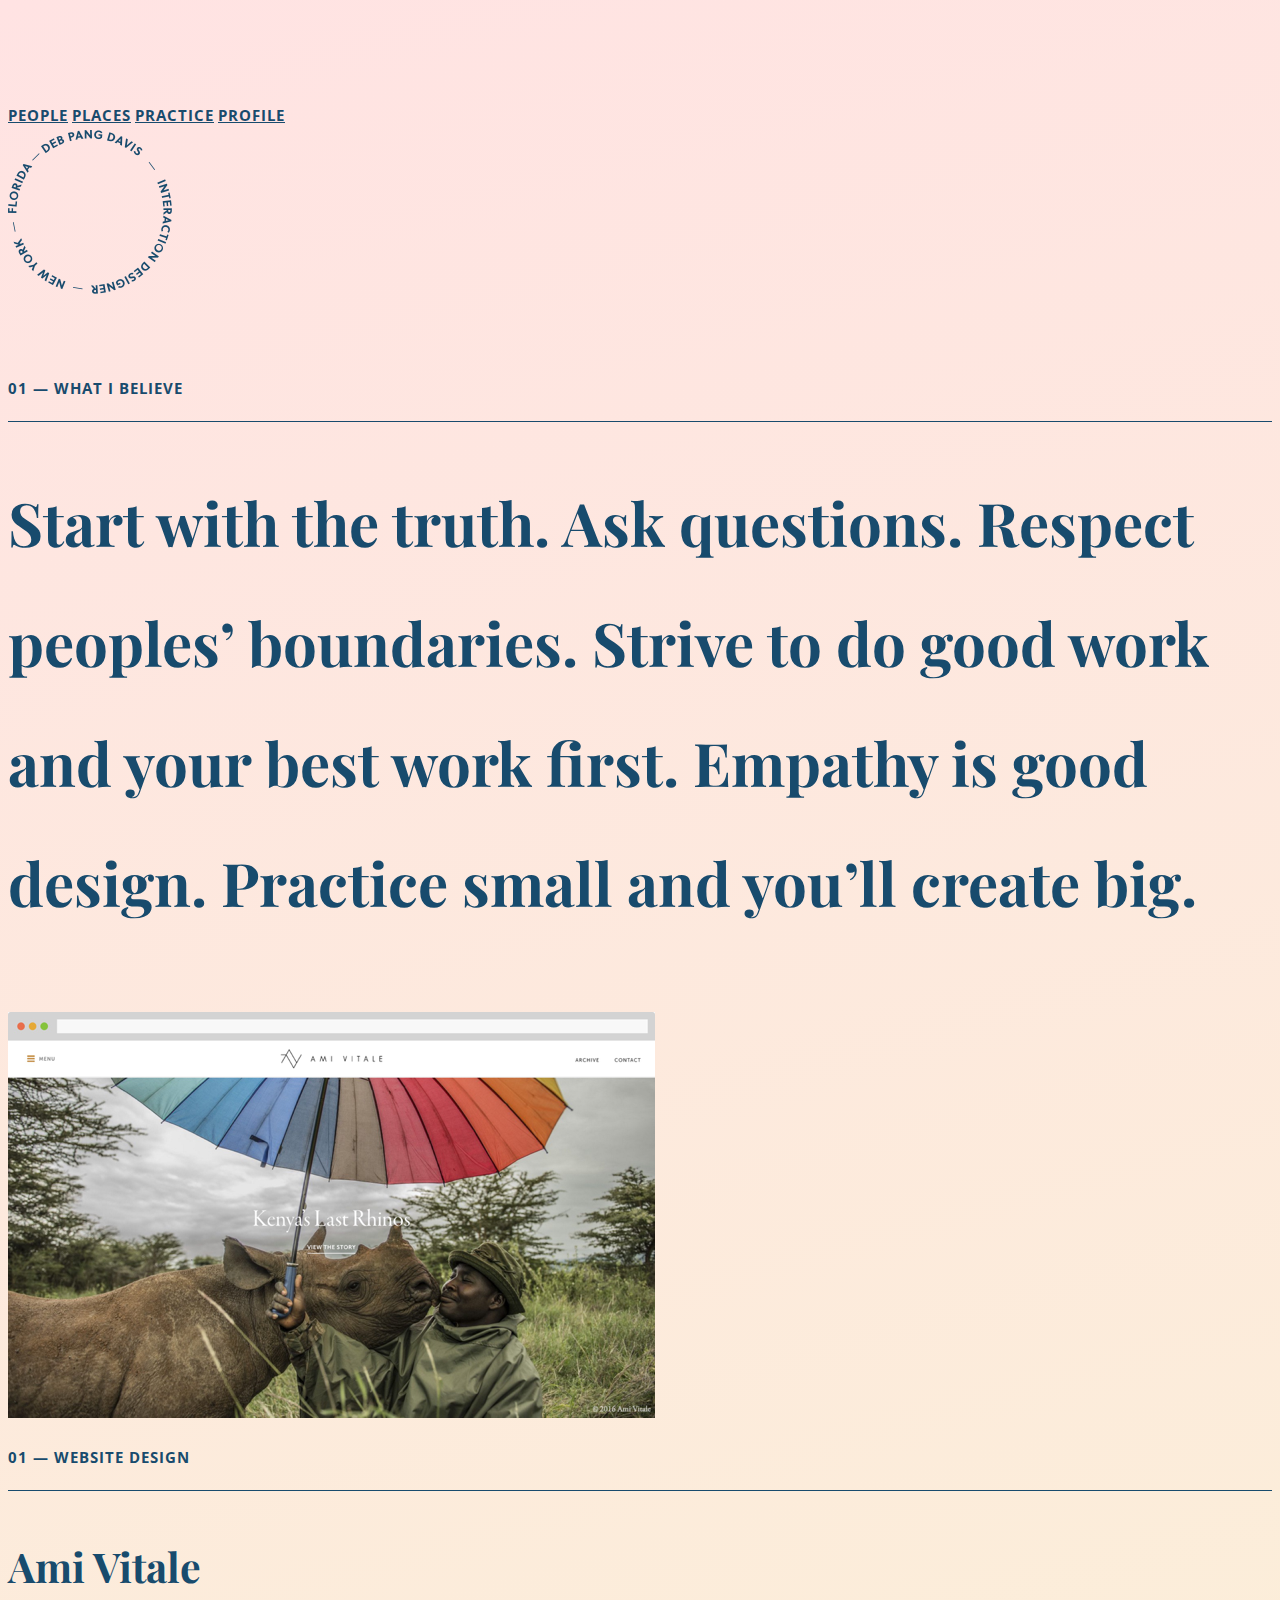
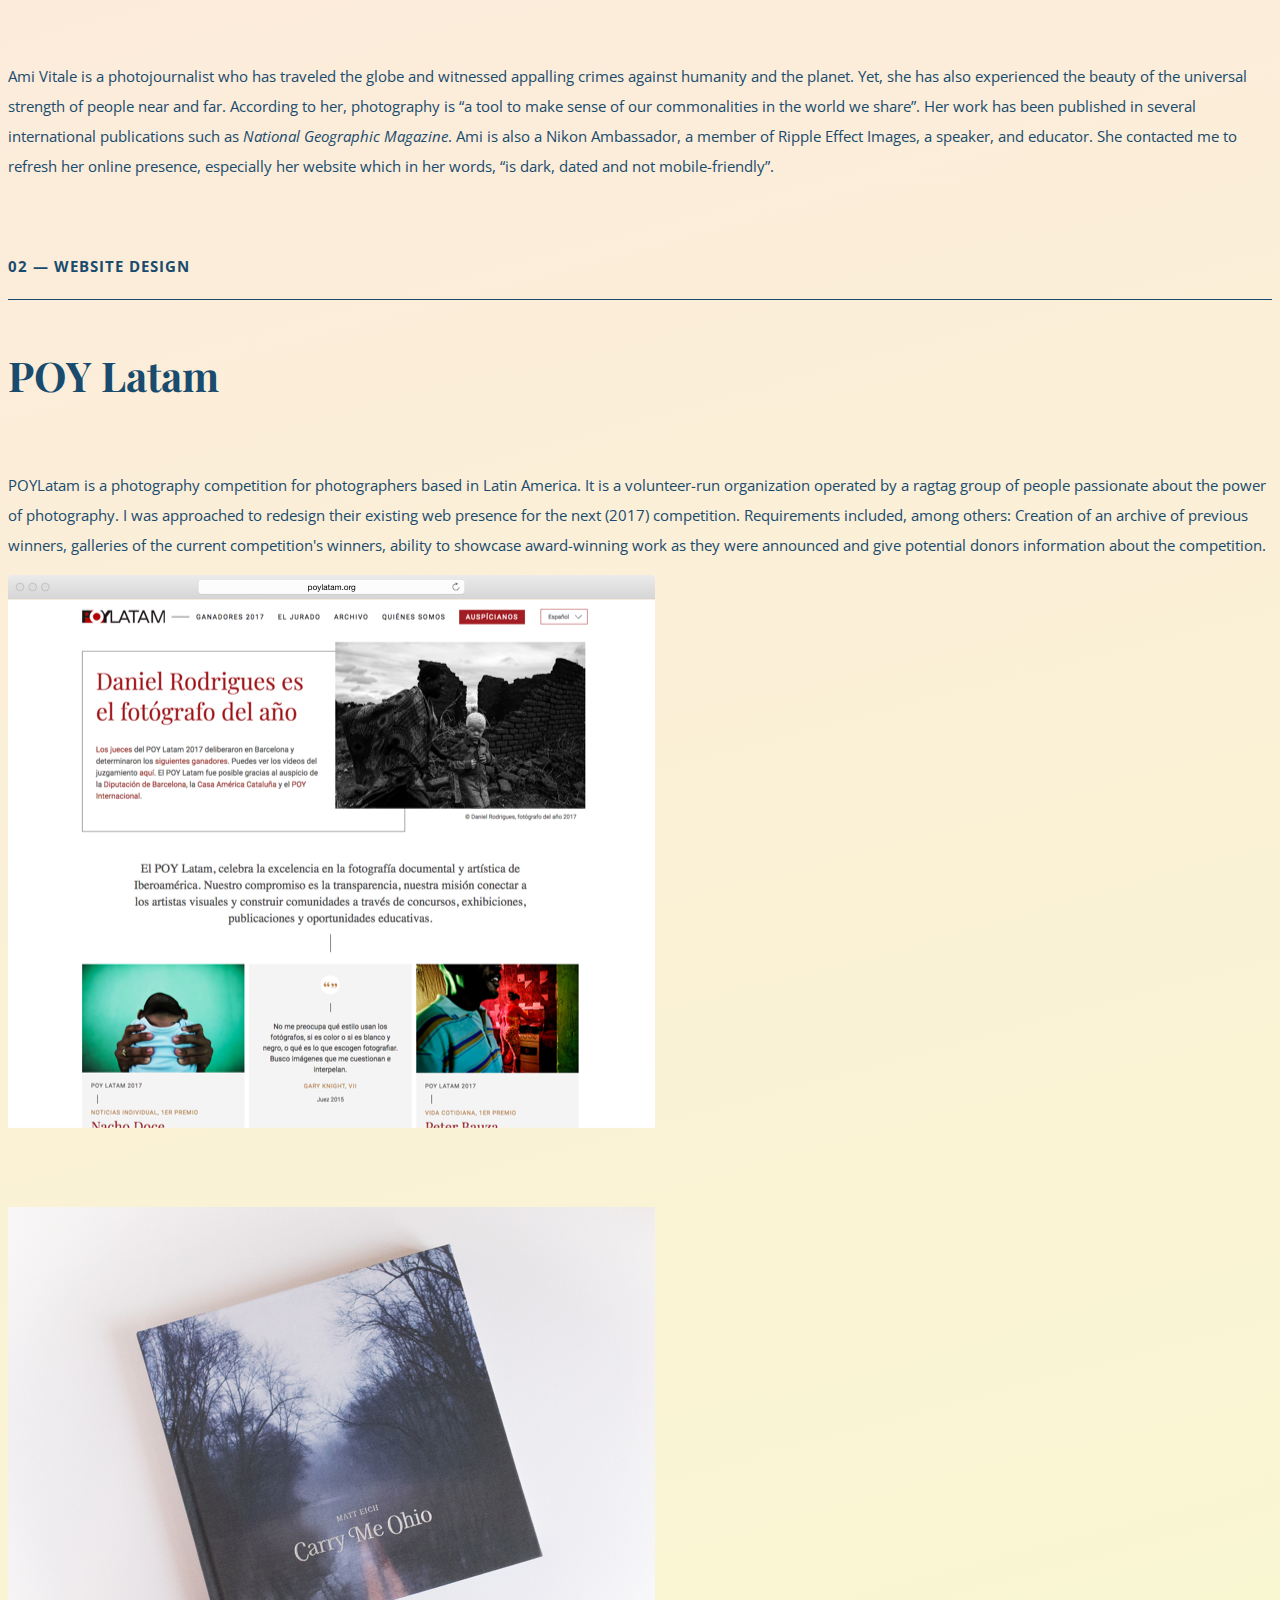
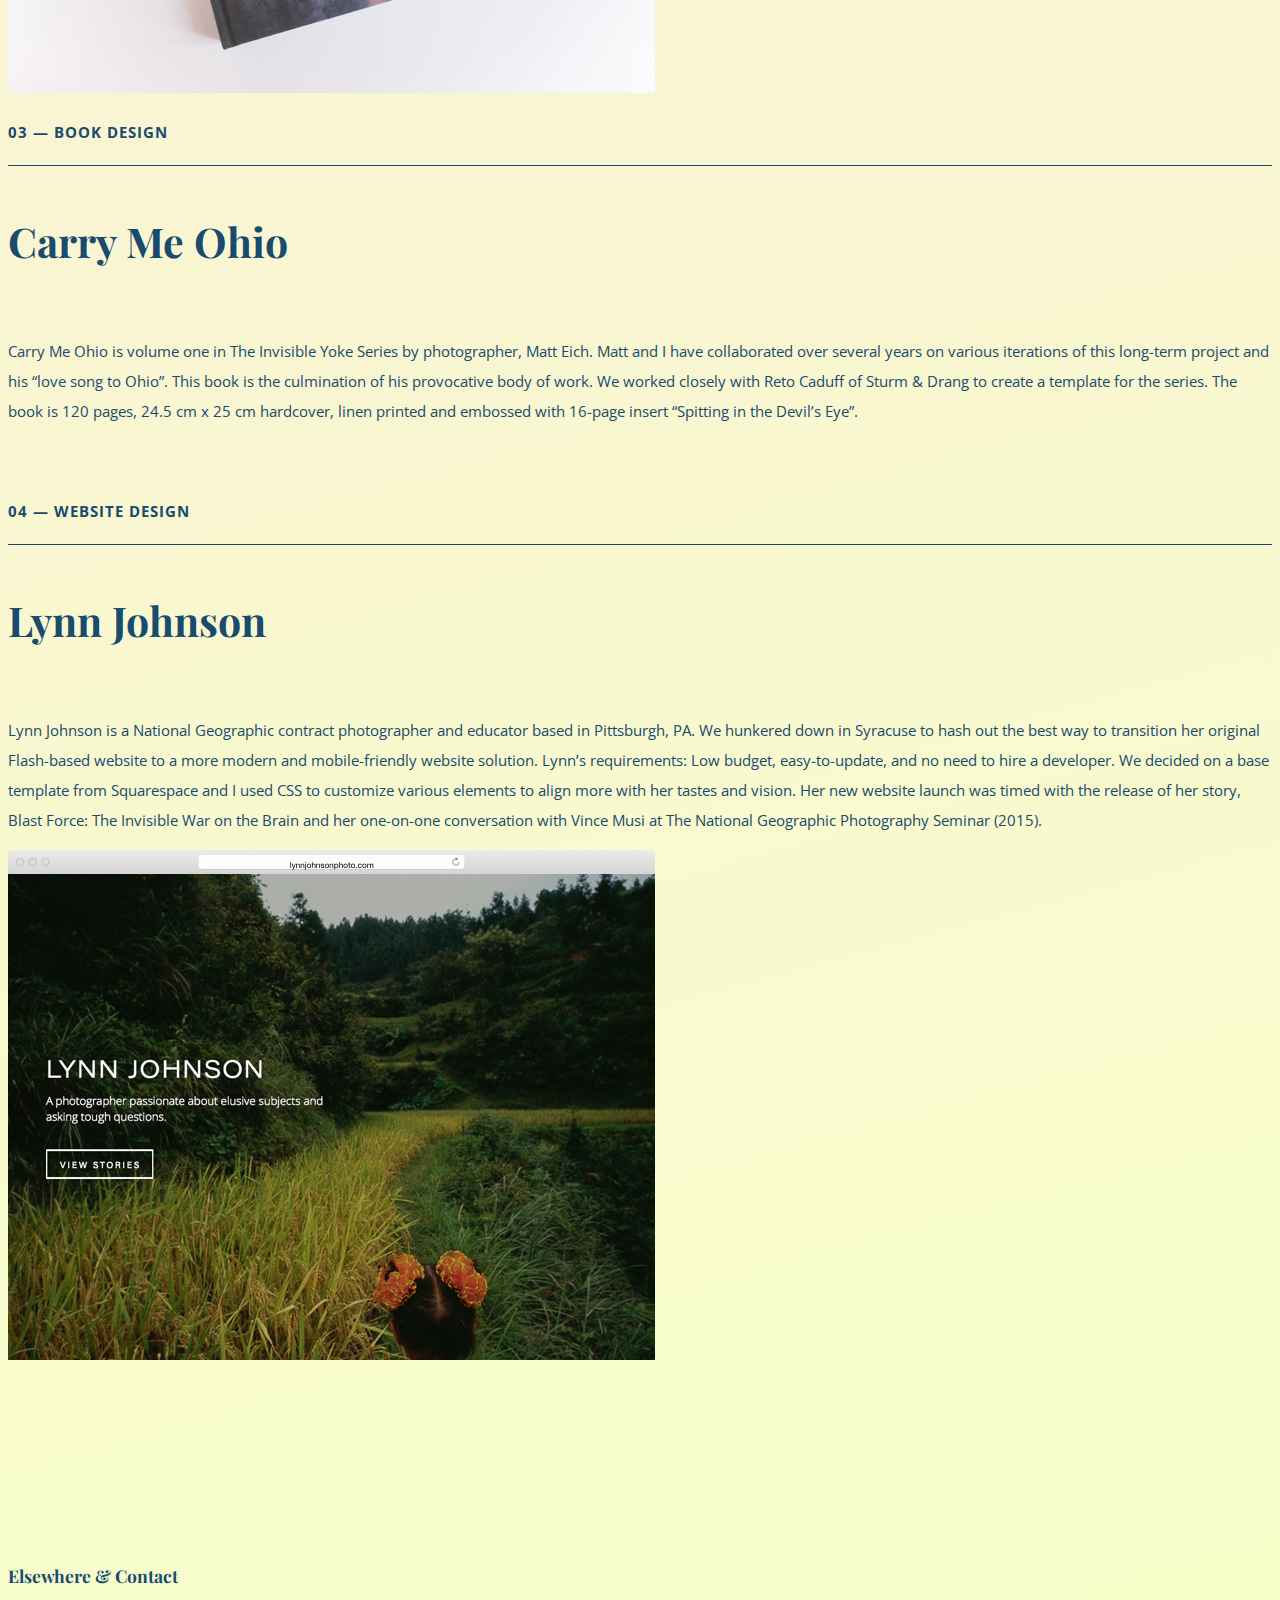
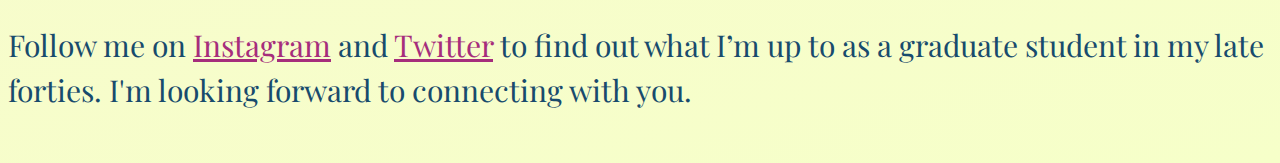
<file: bio/practice.html>
<!DOCTYPE html>
<html lang="en" dir="ltr">
  <head>
    <meta charset="utf-8">
    <title>My Practice : Interaction Designer : Deb Pang Davis</title>

    <link rel="stylesheet" href="https://stackpath.bootstrapcdn.com/bootstrap/4.1.3/css/bootstrap.min.css" integrity="sha384-MCw98/SFnGE8fJT3GXwEOngsV7Zt27NXFoaoApmYm81iuXoPkFOJwJ8ERdknLPMO" crossorigin="anonymous">

    <link rel="stylesheet" href="css/styles-main.css">
    <link href="https://fonts.googleapis.com/css?family=Open+Sans:400,400i,700|Playfair+Display:400,400i" rel="stylesheet">
    <script src="https://code.jquery.com/jquery-3.3.1.slim.min.js" integrity="sha384-q8i/X+965DzO0rT7abK41JStQIAqVgRVzpbzo5smXKp4YfRvH+8abtTE1Pi6jizo" crossorigin="anonymous"></script>
    <script src="https://cdnjs.cloudflare.com/ajax/libs/popper.js/1.14.3/umd/popper.min.js" integrity="sha384-ZMP7rVo3mIykV+2+9J3UJ46jBk0WLaUAdn689aCwoqbBJiSnjAK/l8WvCWPIPm49" crossorigin="anonymous"></script>
    <script src="https://stackpath.bootstrapcdn.com/bootstrap/4.1.3/js/bootstrap.min.js" integrity="sha384-ChfqqxuZUCnJSK3+MXmPNIyE6ZbWh2IMqE241rYiqJxyMiZ6OW/JmZQ5stwEULTy" crossorigin="anonymous"></script>
  </head>
  <body id="practice">
    <div class="container">
      <div class="row justify-content-between">
      <nav class="nav">
        <a class="nav-link active first" href="people.html">People</a>
        <a class="nav-link" href="places.html">Places</a>
        <a class="nav-link" href="practice.html">Practice</a>
        <a class="nav-link" href="profile.html">Profile</a>
      </nav>
      <div class="order-first order-md-2">
        <a href="index.html"><img src="assets/logo-dblue.png" alt="logo"/></a>
      </div>
    </div><!--end row -->
    <div class="row">
      <div class="col-4 left">
        <p class="kicker">01 — What I believe</p>
      </div>
      <div class="col-12 left">
        <h1>Start with the truth. Ask questions. Respect peoples’ boundaries. Strive to do good work and your best work first. Empathy is good design. Practice small and you’ll create big.</h1>
      </div>
    </div><!-- End row -->
    <div class="row">
      <div class="col-lg-8">
      <img src="assets/Ami-Vitale-header-rhinos.png" alt="website design"/>
      </div>
      <div class="col-lg-4">
        <p class="kicker">01 — Website Design</p>
        <h2>Ami Vitale</h2>
        <p>Ami Vitale is a photojournalist who has traveled the globe and witnessed appalling crimes against humanity and the planet. Yet, she has also experienced the beauty of the universal strength of people near and far. According to her, photography is “a tool to make sense of our commonalities in the world we share”. Her work has been published in several international publications such as <em>National Geographic Magazine</em>. Ami is also a Nikon Ambassador, a member of Ripple Effect Images, a speaker, and educator. She contacted me to refresh her online presence, especially her website which in her words, “is dark, dated and not mobile-friendly”.</p>
        <p>
      </div>
    </div><!-- End Row -->
      <div class="row">
      <div class="col-lg-4">
                  <p class="kicker">02 — Website Design<p>
                    <h2>POY Latam</h2>
                    <p>POYLatam is a photography competition for photographers based in Latin America. It is a volunteer-run organization operated by a ragtag group of people passionate about the power of photography. I was approached to redesign their existing web presence for the next (2017) competition. Requirements included, among others: Creation of an archive of previous winners, galleries of the current competition's winners, ability to showcase award-winning work as they were announced and give potential donors information about the competition.</p>
      </div>
      <div class="col-lg-4 offset-md-1">
      <img src="assets/poy-latam-647.png" />
      </div>
    </div><!-- end row -->

    <div class="row">
      <div class="col-lg-8">
      <img src="assets/carrymeohio-matteich-dpdavis.png" alt="book design"/>
      </div>
      <div class="col-lg-4">
        <p class="kicker">03 — Book Design</p>
        <h2>Carry Me Ohio</h2>
        <p>Carry Me Ohio is volume one in The Invisible Yoke Series by photographer, Matt Eich. Matt and I have collaborated over several years on various iterations of this long-term project and his “love song to Ohio”. This book is the culmination of his provocative body of work. We worked closely with Reto Caduff of Sturm & Drang to create a template for the series. The book is 120 pages, 24.5 cm x 25 cm hardcover, linen printed and embossed with 16-page insert “Spitting in the Devil’s Eye”.</p>
        <p>
      </div>
    </div><!-- End Row -->

    <div class="row">
    <div class="col-lg-4">
                <p class="kicker">04 — Website Design<p>
                  <h2>Lynn Johnson</h2>
                  <p>Lynn Johnson is a National Geographic contract photographer and educator based in Pittsburgh, PA. We hunkered down in Syracuse to hash out the best way to transition her original Flash-based website to a more modern and mobile-friendly website solution. Lynn’s requirements: Low budget, easy-to-update, and no need to hire a developer. We decided on a base template from Squarespace and I used CSS to customize various elements to align more with her tastes and vision. Her new website launch was timed with the release of her story, Blast Force: The Invisible War on the Brain and her one-on-one conversation with Vince Musi at The National Geographic Photography Seminar (2015).</p>
    </div>
    <div class="col-lg-4 offset-md-1">
    <img src="assets/lynn-johnson-647.png" alt="website design"/>
    </div>
  </div><!-- end row -->
    <div class="row">
      <footer>
        <h3>Elsewhere &amp; Contact</h3>
        <p>Follow me on <a href="http://www.instagram.com/dpdavis" title="Follow Deb Pang Davis">Instagram</a> and <a href="http://www.twitter.com/yuncod" title="Follow Deb on Twitter">Twitter</a> to find out what I’m up to as a graduate student in my late forties. I'm looking forward to connecting with you.</p>
      </footer>
    </row>
  </div><!--- End Container -->
</body>
</html>
</file>
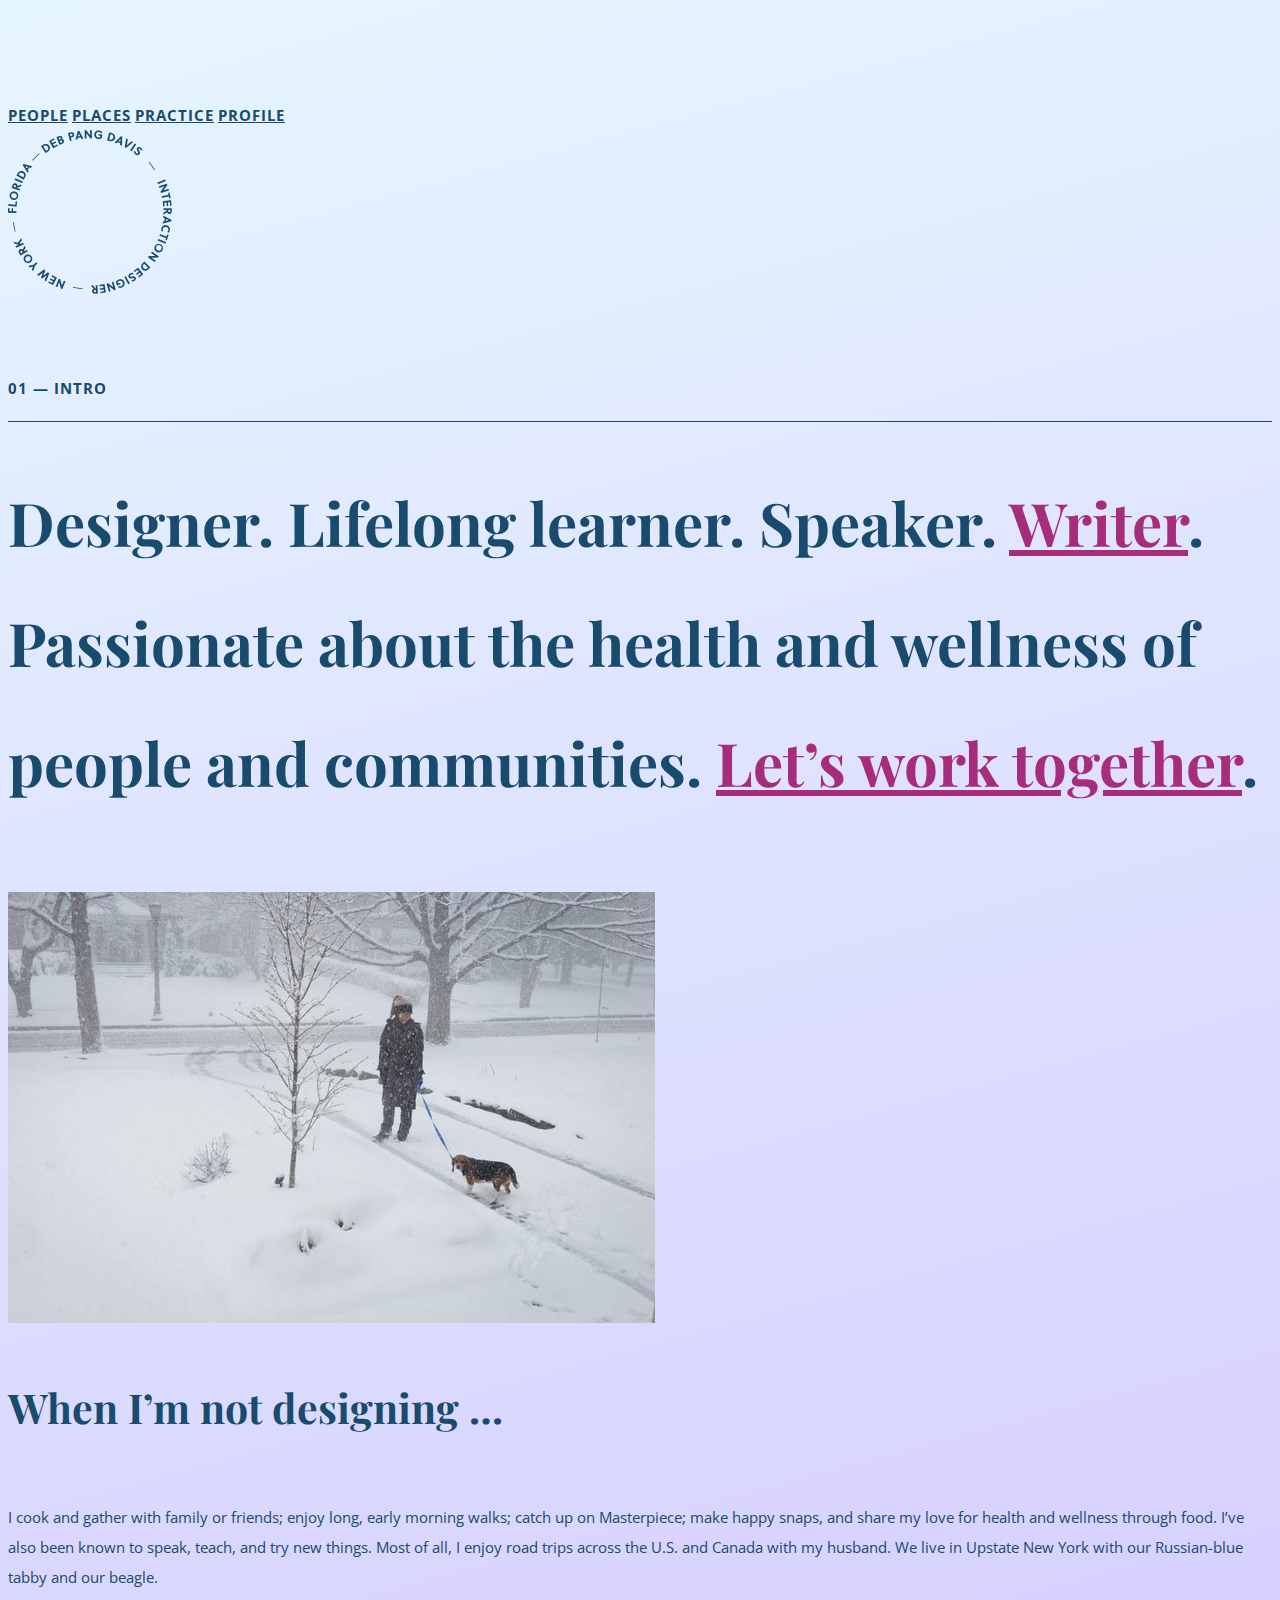
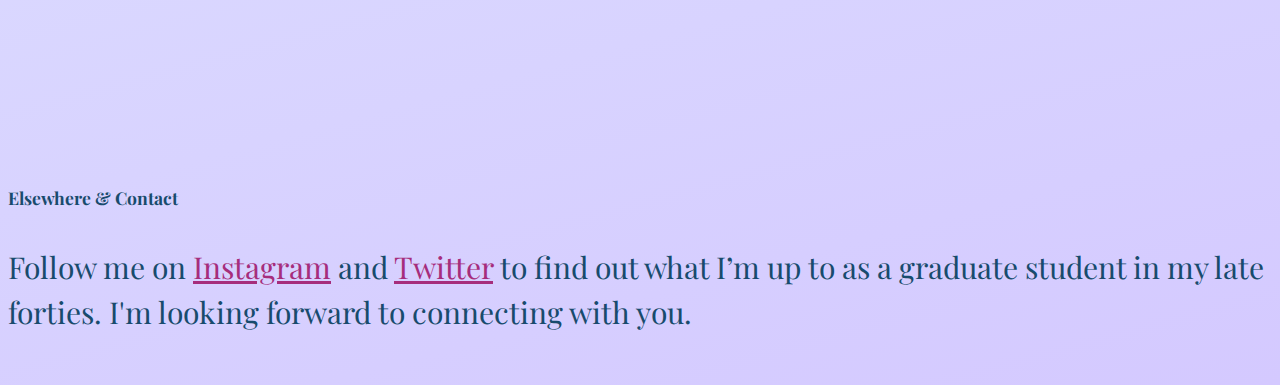
<file: bio/profile.html>
<!DOCTYPE html>
<html lang="en" dir="ltr">
  <head>
    <meta charset="utf-8">
    <title>Interaction Designer : Deb Pang Davis</title>

    <link rel="stylesheet" href="https://stackpath.bootstrapcdn.com/bootstrap/4.1.3/css/bootstrap.min.css" integrity="sha384-MCw98/SFnGE8fJT3GXwEOngsV7Zt27NXFoaoApmYm81iuXoPkFOJwJ8ERdknLPMO" crossorigin="anonymous">

    <link rel="stylesheet" href="css/styles-main.css">
    <link href="https://fonts.googleapis.com/css?family=Open+Sans:400,400i,700|Playfair+Display:400,400i" rel="stylesheet">
    <script src="https://code.jquery.com/jquery-3.3.1.slim.min.js" integrity="sha384-q8i/X+965DzO0rT7abK41JStQIAqVgRVzpbzo5smXKp4YfRvH+8abtTE1Pi6jizo" crossorigin="anonymous"></script>
    <script src="https://cdnjs.cloudflare.com/ajax/libs/popper.js/1.14.3/umd/popper.min.js" integrity="sha384-ZMP7rVo3mIykV+2+9J3UJ46jBk0WLaUAdn689aCwoqbBJiSnjAK/l8WvCWPIPm49" crossorigin="anonymous"></script>
    <script src="https://stackpath.bootstrapcdn.com/bootstrap/4.1.3/js/bootstrap.min.js" integrity="sha384-ChfqqxuZUCnJSK3+MXmPNIyE6ZbWh2IMqE241rYiqJxyMiZ6OW/JmZQ5stwEULTy" crossorigin="anonymous"></script>
  </head>
  <body id="profile">
    <div class="container">
      <div class="row justify-content-between">
      <nav class="nav">
        <a class="nav-link active first" href="people.html">People</a>
        <a class="nav-link" href="places.html">Places</a>
        <a class="nav-link" href="practice.html">Practice</a>
        <a class="nav-link" href="profile.html">Profile</a>
      </nav>
      <div class="order-first order-md-2">
        <a href="index.html"><img src="assets/logo-dblue.png" alt="logo"/></a>
      </div>
    </div><!--end row -->
    <div class="row">
      <div class="col-4 left">
        <p class="kicker">01 — Intro</p>
      </div>
      <div class="col-12 left">
        <h1>Designer. Lifelong learner. Speaker. <a href="https://nppa.org/news/marketing-your-web-site-your-mothership">Writer</a>. Passionate about the health and wellness of people and communities. <a href="mailto:deb@debpangdavis.com">Let’s work together</a>.</h1>
      </div>
    </div><!-- End row -->
    <div class="row">
      <div class="col-lg-8">
      <img src="assets/Deb_Maisie_Snow_IMG_5705.JPG" alt="Deb and Maisie snow"/>
      </div>
      <div class="col-lg-4">
        <h2>When I’m not designing …</h2>
        <p>I cook and gather with family or friends; enjoy long, early morning walks; catch up on Masterpiece; make happy snaps, and share my love for health and wellness through food. I’ve also been known to speak, teach, and try new things. Most of all, I enjoy road trips across the U.S. and Canada with my husband. We live in Upstate New York with our Russian-blue tabby and our beagle.</p>
        <p>

      </div>
    </div><!-- End Row -->
    <div class="row">
      <footer>
        <h3>Elsewhere &amp; Contact</h3>
        <p>Follow me on <a href="http://www.instagram.com/dpdavis" title="Follow Deb Pang Davis">Instagram</a> and <a href="http://www.twitter.com/yuncod" title="Follow Deb on Twitter">Twitter</a> to find out what I’m up to as a graduate student in my late forties. I'm looking forward to connecting with you.</p>
      </footer>
    </row>
  </div><!--- End Container -->
</body>
</html>
</file>
<file: bio-test/css/styles-main.css>
h1 {
  color: #14B1FF;
  font-family: "Georgia", serif;
  font-size: 32px;
}
/* ----
background-size cover fts in the frames
----- */

/* --- testing github --*/


body {
  background: #C9FFFE;
  background: url("../img/light-grey-terrazzo.png")
}

div.test-main {
  color: #FFF;
  width: 500px;
  height: 50px;
  margin-top: 50px;
  padding: 20px;
  border: 6px solid #FFF;
}
div.test {
  background: orange;
}

div.test-2 {
  background-color: blue;
  width: 200px;
}

ul.left-nav {
  list-style: none;
  font-size: 10px;

}

ul.left-nav li {
  padding: 10px;
  background: orange;
  border-bottom: white 3px solid;
  width: 200px;

}

ul.left-nav li:hover {
  background: yellow;
  cursor: pointer;
}
</file>
<file: bio/css/styles-main.css>
/* .gradient-one {
  background: linear-gradient(70deg, blue, pink);


}

font-family: 'Playfair Display', serif;
font-family: 'Open Sans', sans-serif;

*/

.blue {
  background: blue;
}

.pink {
  background: pink;
}

body {
  color: #184B6D;
  font-family: 'Open Sans', sans-serif;
  line-height: 2.0;
  font-size: 15px;
}
/* ----------
Customize backgrounds with gradients
---------- */
body#home {
  background-image: linear-gradient(165deg, #E6F6FF, #FFC9D2);
    /* background: rgb(250,218,221); */
}

body#places {
    background-image: linear-gradient(165deg, #E3FFFC, #FFE9C9);
}

body#people {
  background-image: linear-gradient(165deg, #C7EAFF, #D9ECCD);
}

body#practice {
  background-image: linear-gradient(165deg, #FFE3E3, #F6FFC9);
}

body#profile {
  background-image: linear-gradient(165deg, #E6F6FF, #D4C9FF);
}

/* ----------
Heading styles
 ---------- */
h1, h2, h3, h4, h5, h6 {
  font-family: 'Playfair Display', serif;
}

h1 {
  font-size: 60px;
}

/* Can't have both media max width --------------- */
@media screen and (max-width: 992px) {
  h1 {
      font-size: 35px;
  }
}

h2 {
  font-size: 41px;
  padding-bottom: 20px;
}

span.note {
  font-size: 20px;
  font-family: 'Open Sans', sans-serif;
}

/* ----------
Link styles
---------- */
a {
  color: #A62D7C;
}

a:hover {
  text-decoration: none;
}

.first, .left {
  padding-left: 0;
}


/* ---------
Navigation
---------- */
.nav {
  margin-top: 100px;
}
.nav a {
  text-transform: uppercase;
  letter-spacing: 1px;
  font-weight: 700;
  color: #184B6D;
}

.nav a:hover {
  color: #A62D7C;
}


.kicker {
  text-transform: uppercase;
  border-bottom: 1px solid #184B6D;
  padding-bottom: 18px;
}

.row p.kicker {
  font-weight:700;
  letter-spacing: 1px;
}

.row {
  margin-top: 70px;
  margin-bottom: 50px;
}

p.attribution {
  font-size: 12px;
  text-transform: uppercase;
  letter-spacing: 1px;
}

/* ----------
footer
----------- */
footer {
  padding-top: 100px;
}

footer p {
  font-size: 30px;
  font-family: 'Playfair Display', serif;
  line-height: 1.5;
}
</file>
<file: bootstrap-test/css/styles-main.css>
/* This helps to see the div containers */

.red {
  background: red;
}

.blue {
  background: orange;
}

.violet {
  background: violet;
}

.green {
  background: green;
}

h1 {
  text-align: center;
  font-family: Georgia;
  font-size: 54px;
}

p {
  font-family: "Georgia";
  line-height: 1.7;
}
</file>
